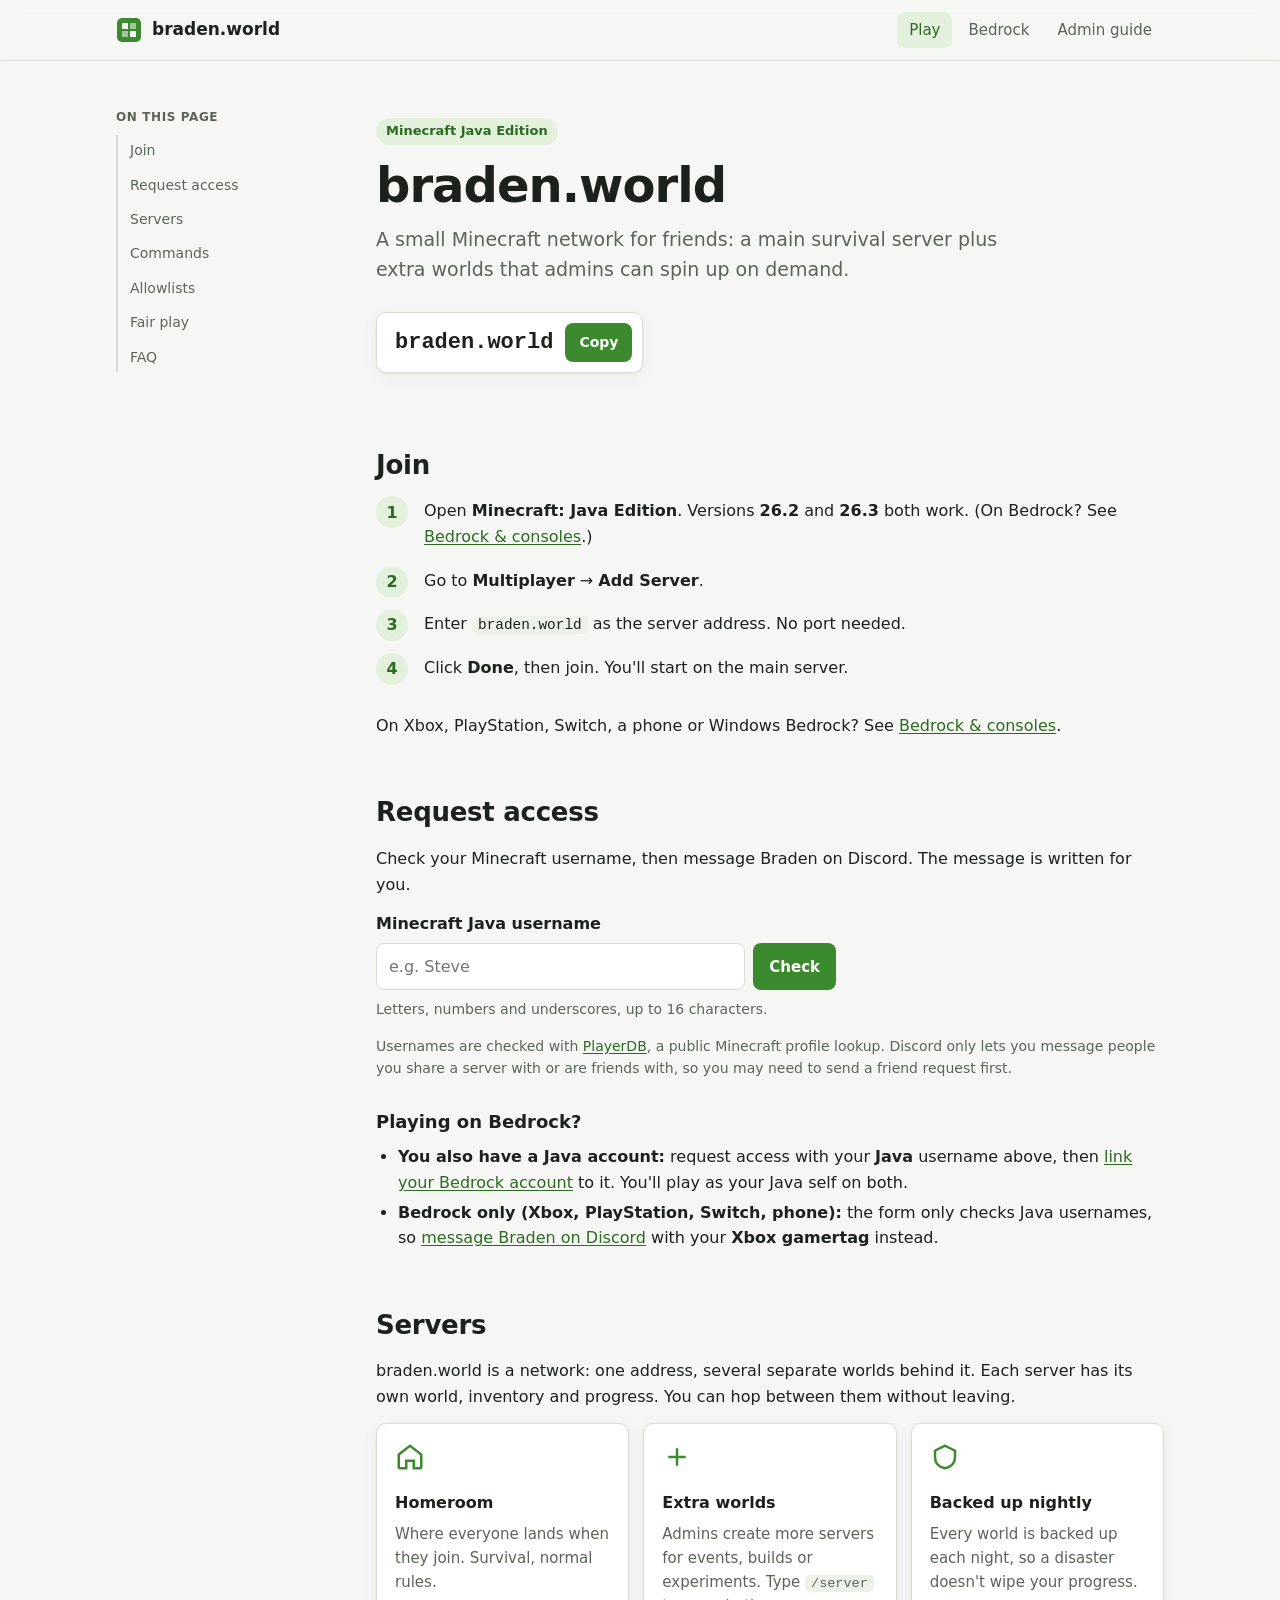
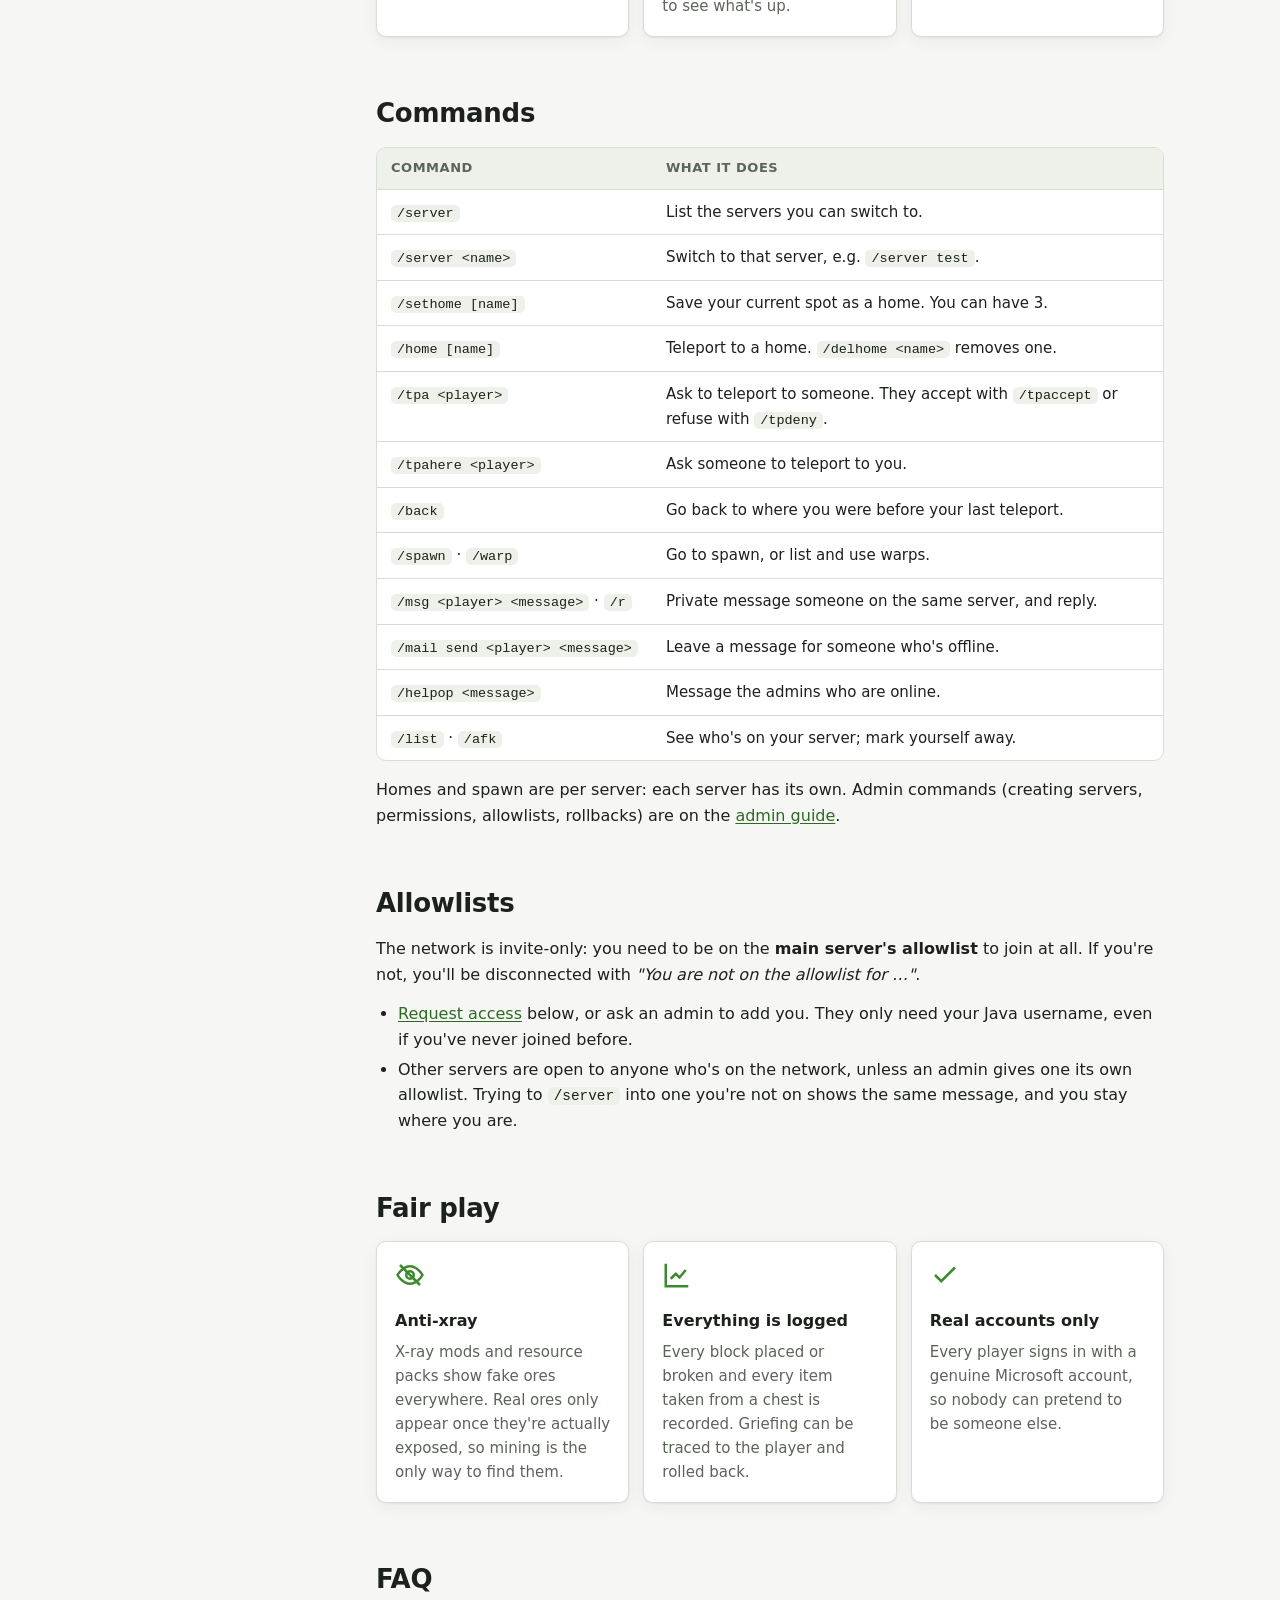
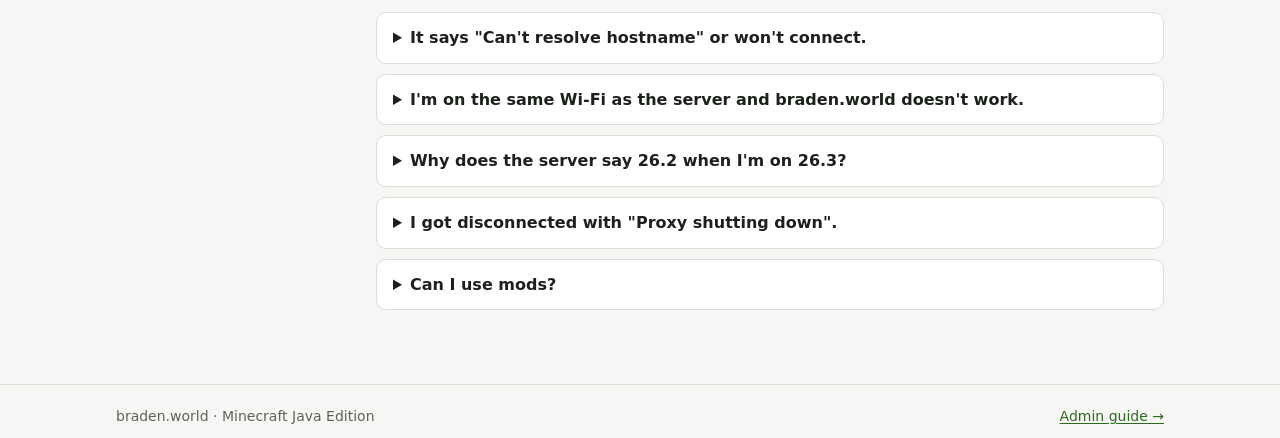
<file: index.html>
<!doctype html>
<html lang="en">
<head>
  <meta charset="utf-8">
  <meta name="viewport" content="width=device-width, initial-scale=1">
  <title>braden.world</title>
  <meta name="description" content="How to join and play on the braden.world Minecraft network.">
  <link rel="icon" href="favicon.svg" type="image/svg+xml">
  <link rel="stylesheet" href="style.css">
</head>
<body>
  <header class="site-header">
    <div class="inner">
      <a class="brand" href="./">
        <svg width="26" height="26" viewBox="0 0 26 26" aria-hidden="true"><rect x="1" y="1" width="24" height="24" rx="5" fill="var(--accent)"/><rect x="6" y="6" width="6" height="6" fill="var(--bg)"/><rect x="14" y="6" width="6" height="6" fill="var(--bg)" opacity=".55"/><rect x="6" y="14" width="6" height="6" fill="var(--bg)" opacity=".55"/><rect x="14" y="14" width="6" height="6" fill="var(--bg)"/></svg>
        <span>braden.world</span>
      </a>
      <nav class="site-nav" aria-label="Pages">
        <a href="./" aria-current="page">Play</a>
        <a href="bedrock.html">Bedrock</a>
        <a href="admin.html">Admin guide</a>
      </nav>
    </div>
  </header>

  <div class="page with-toc">
    <aside class="toc">
      <p>On this page</p>
      <ol>
        <li><a href="#join">Join</a></li>
        <li><a href="#request">Request access</a></li>
        <li><a href="#servers">Servers</a></li>
        <li><a href="#commands">Commands</a></li>
        <li><a href="#allowlists">Allowlists</a></li>
        <li><a href="#fair-play">Fair play</a></li>
        <li><a href="#faq">FAQ</a></li>
      </ol>
    </aside>

    <main>
      <div class="hero">
        <span class="eyebrow">Minecraft Java Edition</span>
        <h1>braden.world</h1>
        <p class="lead">A small Minecraft network for friends: a main survival server plus extra worlds that admins can spin up on demand.</p>
        <div class="address">
          <code id="server-address">braden.world</code>
          <button class="copy-btn" type="button" data-copy="server-address">Copy</button>
        </div>
      </div>

      <section id="join">
        <h2>Join</h2>
        <ol class="steps">
          <li>Open <strong>Minecraft: Java Edition</strong>. Versions <strong>26.2</strong> and <strong>26.3</strong> both work. (On Bedrock? See <a href="bedrock.html">Bedrock &amp; consoles</a>.)</li>
          <li>Go to <strong>Multiplayer</strong> → <strong>Add Server</strong>.</li>
          <li>Enter <code>braden.world</code> as the server address. No port needed.</li>
          <li>Click <strong>Done</strong>, then join. You'll start on the main server.</li>
        </ol>
        <p>On Xbox, PlayStation, Switch, a phone or Windows Bedrock? See <a href="bedrock.html">Bedrock &amp; consoles</a>.</p>
      </section>

      <section id="request">
        <h2>Request access</h2>
        <p>Check your Minecraft username, then message Braden on Discord. The message is written for you.</p>

        <form class="request-form" id="request-form" novalidate>
          <label for="mc-username">Minecraft Java username</label>
          <div class="field-row">
            <input id="mc-username" name="username" type="text" inputmode="text" autocomplete="off" autocapitalize="off" spellcheck="false" maxlength="16" placeholder="e.g. Steve" required>
            <button class="btn" type="submit" id="check-btn">Check</button>
          </div>
          <p class="field-hint" id="request-status" role="status" aria-live="polite">Letters, numbers and underscores, up to 16 characters.</p>
        </form>

        <div class="player-card" id="player-card" hidden>
          <img id="player-head" alt="" width="64" height="64">
          <div class="player-info">
            <strong id="player-name"></strong>
            <code id="player-uuid"></code>
          </div>
          <button class="btn" type="button" id="discord-btn">Copy message &amp; open Discord</button>
        </div>
        <div class="request-message" id="request-message" hidden>
          <p class="field-hint">Your message was copied. Paste it into the chat with Braden. If it didn't copy, copy it from here:</p>
          <textarea id="message-text" rows="4" readonly></textarea>
        </div>

        <p class="field-hint">Usernames are checked with <a href="https://playerdb.co" rel="noopener">PlayerDB</a>, a public Minecraft profile lookup. Discord only lets you message people you share a server with or are friends with, so you may need to send a friend request first.</p>

        <h3>Playing on Bedrock?</h3>
        <ul>
          <li><strong>You also have a Java account:</strong> request access with your <strong>Java</strong> username above, then <a href="bedrock.html#linking">link your Bedrock account</a> to it. You'll play as your Java self on both.</li>
          <li><strong>Bedrock only (Xbox, PlayStation, Switch, phone):</strong> the form only checks Java usernames, so <a href="https://discord.com/users/168184074207232001" rel="noopener">message Braden on Discord</a> with your <strong>Xbox gamertag</strong> instead.</li>
        </ul>
      </section>

      <section id="servers">
        <h2>Servers</h2>
        <p>braden.world is a network: one address, several separate worlds behind it. Each server has its own world, inventory and progress. You can hop between them without leaving.</p>
        <div class="cards">
          <div class="card">
            <svg class="icon" viewBox="0 0 24 24" fill="none" stroke="currentColor" stroke-width="2" aria-hidden="true"><path d="M3 10l9-7 9 7v10a1 1 0 0 1-1 1h-5v-6H9v6H4a1 1 0 0 1-1-1z"/></svg>
            <h3>Homeroom</h3>
            <p>Where everyone lands when they join. Survival, normal rules.</p>
          </div>
          <div class="card">
            <svg class="icon" viewBox="0 0 24 24" fill="none" stroke="currentColor" stroke-width="2" aria-hidden="true"><path d="M12 5v14M5 12h14"/></svg>
            <h3>Extra worlds</h3>
            <p>Admins create more servers for events, builds or experiments. Type <code>/server</code> to see what's up.</p>
          </div>
          <div class="card">
            <svg class="icon" viewBox="0 0 24 24" fill="none" stroke="currentColor" stroke-width="2" aria-hidden="true"><path d="M12 3l8 4v5c0 5-3.5 8-8 9-4.5-1-8-4-8-9V7z"/></svg>
            <h3>Backed up nightly</h3>
            <p>Every world is backed up each night, so a disaster doesn't wipe your progress.</p>
          </div>
        </div>
      </section>

      <section id="commands">
        <h2>Commands</h2>
        <div class="table-wrap">
          <table>
            <thead><tr><th>Command</th><th>What it does</th></tr></thead>
            <tbody>
              <tr><td><code>/server</code></td><td>List the servers you can switch to.</td></tr>
              <tr><td><code>/server &lt;name&gt;</code></td><td>Switch to that server, e.g. <code>/server test</code>.</td></tr>
              <tr><td><code>/sethome [name]</code></td><td>Save your current spot as a home. You can have 3.</td></tr>
              <tr><td><code>/home [name]</code></td><td>Teleport to a home. <code>/delhome &lt;name&gt;</code> removes one.</td></tr>
              <tr><td><code>/tpa &lt;player&gt;</code></td><td>Ask to teleport to someone. They accept with <code>/tpaccept</code> or refuse with <code>/tpdeny</code>.</td></tr>
              <tr><td><code>/tpahere &lt;player&gt;</code></td><td>Ask someone to teleport to you.</td></tr>
              <tr><td><code>/back</code></td><td>Go back to where you were before your last teleport.</td></tr>
              <tr><td><code>/spawn</code> · <code>/warp</code></td><td>Go to spawn, or list and use warps.</td></tr>
              <tr><td><code>/msg &lt;player&gt; &lt;message&gt;</code> · <code>/r</code></td><td>Private message someone on the same server, and reply.</td></tr>
              <tr><td><code>/mail send &lt;player&gt; &lt;message&gt;</code></td><td>Leave a message for someone who's offline.</td></tr>
              <tr><td><code>/helpop &lt;message&gt;</code></td><td>Message the admins who are online.</td></tr>
              <tr><td><code>/list</code> · <code>/afk</code></td><td>See who's on your server; mark yourself away.</td></tr>
            </tbody>
          </table>
        </div>
        <p>Homes and spawn are per server: each server has its own. Admin commands (creating servers, permissions, allowlists, rollbacks) are on the <a href="admin.html">admin guide</a>.</p>
      </section>

      <section id="allowlists">
        <h2>Allowlists</h2>
        <p>The network is invite-only: you need to be on the <strong>main server's allowlist</strong> to join at all. If you're not, you'll be disconnected with <em>"You are not on the allowlist for …"</em>.</p>
        <ul>
          <li><a href="#request">Request access</a> below, or ask an admin to add you. They only need your Java username, even if you've never joined before.</li>
          <li>Other servers are open to anyone who's on the network, unless an admin gives one its own allowlist. Trying to <code>/server</code> into one you're not on shows the same message, and you stay where you are.</li>
        </ul>
      </section>

      <section id="fair-play">
        <h2>Fair play</h2>
        <div class="cards">
          <div class="card">
            <svg class="icon" viewBox="0 0 24 24" fill="none" stroke="currentColor" stroke-width="2" aria-hidden="true"><circle cx="12" cy="12" r="3"/><path d="M2 12s4-7 10-7 10 7 10 7-4 7-10 7S2 12 2 12z"/><path d="M4 4l16 16"/></svg>
            <h3>Anti-xray</h3>
            <p>X-ray mods and resource packs show fake ores everywhere. Real ores only appear once they're actually exposed, so mining is the only way to find them.</p>
          </div>
          <div class="card">
            <svg class="icon" viewBox="0 0 24 24" fill="none" stroke="currentColor" stroke-width="2" aria-hidden="true"><path d="M3 3v18h18"/><path d="M7 15l4-4 3 3 5-6"/></svg>
            <h3>Everything is logged</h3>
            <p>Every block placed or broken and every item taken from a chest is recorded. Griefing can be traced to the player and rolled back.</p>
          </div>
          <div class="card">
            <svg class="icon" viewBox="0 0 24 24" fill="none" stroke="currentColor" stroke-width="2" aria-hidden="true"><path d="M20 6L9 17l-5-5"/></svg>
            <h3>Real accounts only</h3>
            <p>Every player signs in with a genuine Microsoft account, so nobody can pretend to be someone else.</p>
          </div>
        </div>
      </section>

      <section id="faq">
        <h2>FAQ</h2>
        <details>
          <summary>It says "Can't resolve hostname" or won't connect.</summary>
          <p>Double-check the address is exactly <code>braden.world</code>. If it still fails, the network may be restarting for an update; try again in a minute.</p>
        </details>
        <details>
          <summary>I'm on the same Wi-Fi as the server and braden.world doesn't work.</summary>
          <p>Some home routers can't connect to their own public address from inside the network. Ask the host for the local address to use instead.</p>
        </details>
        <details>
          <summary>Why does the server say 26.2 when I'm on 26.3?</summary>
          <p>The servers run 26.2 for plugin compatibility, and a translation layer lets newer clients join. Play normally; you won't notice a difference.</p>
        </details>
        <details>
          <summary>I got disconnected with "Proxy shutting down".</summary>
          <p>The network is being updated. It's usually back within 30 seconds, and nothing is lost: worlds are saved before every restart.</p>
        </details>
        <details>
          <summary>Can I use mods?</summary>
          <p>Performance and visual mods like Sodium or shaders work fine. Cheats aren't welcome, and anti-xray makes ore finders useless anyway.</p>
        </details>
      </section>
    </main>
  </div>

  <footer class="site-footer">
    <div class="inner">
      <span>braden.world · Minecraft Java Edition</span>
      <a href="admin.html">Admin guide →</a>
    </div>
  </footer>

  <script>
    // Request access: validate the username with PlayerDB (Mojang's API doesn't allow browser
    // requests), then copy a ready-made DM and open Braden's Discord profile
    const DISCORD_USER_ID = "168184074207232001";
    const form = document.getElementById("request-form");
    const input = document.getElementById("mc-username");
    const status = document.getElementById("request-status");
    const checkButton = document.getElementById("check-btn");
    const card = document.getElementById("player-card");
    const messageBox = document.getElementById("request-message");
    const messageText = document.getElementById("message-text");
    let player = null;

    function setStatus(text, isError) {
      status.textContent = text;
      status.classList.toggle("error", Boolean(isError));
    }

    form.addEventListener("submit", async (event) => {
      event.preventDefault();
      const name = input.value.trim();
      card.hidden = true;
      messageBox.hidden = true;
      player = null;
      if (!/^[A-Za-z0-9_]{1,16}$/.test(name)) {
        setStatus("That isn't a valid Java username: use letters, numbers and underscores, up to 16 characters.", true);
        return;
      }
      checkButton.disabled = true;
      setStatus("Checking…");
      try {
        const response = await fetch("https://playerdb.co/api/player/minecraft/" + encodeURIComponent(name));
        const body = await response.json().catch(() => null);
        if (!response.ok || !body || !body.success) {
          setStatus("No Minecraft Java account is called “" + name + "”. Check the spelling.", true);
          return;
        }
        player = { name: body.data.player.username, uuid: body.data.player.id };
        document.getElementById("player-head").src = "https://crafthead.net/avatar/" + player.uuid + "/64";
        document.getElementById("player-head").alt = player.name + "'s skin";
        document.getElementById("player-name").textContent = player.name;
        document.getElementById("player-uuid").textContent = player.uuid;
        card.hidden = false;
        setStatus("Found it. Is this you?");
      } catch {
        setStatus("Couldn't reach the username lookup. Try again in a moment.", true);
      } finally {
        checkButton.disabled = false;
      }
    });

    document.getElementById("discord-btn").addEventListener("click", async () => {
      if (!player) return;
      const message =
        "Hi Braden! I'd like to join braden.world.\n" +
        "Minecraft username: " + player.name + " (" + player.uuid + ")\n" +
        "To add me: /omni allowlist homeroom add " + player.name;
      messageText.value = message;
      messageBox.hidden = false;
      try {
        await navigator.clipboard.writeText(message);
      } catch {
        messageText.select();
      }
      window.open("https://discord.com/users/" + DISCORD_USER_ID, "_blank", "noopener");
    });

    document.querySelectorAll("[data-copy]").forEach((button) => {
      button.addEventListener("click", async () => {
        const text = document.getElementById(button.dataset.copy).textContent.trim();
        try {
          await navigator.clipboard.writeText(text);
          button.textContent = "Copied";
        } catch {
          button.textContent = "Select & copy";
        }
        setTimeout(() => (button.textContent = "Copy"), 1600);
      });
    });
  </script>
</body>
</html>
</file>
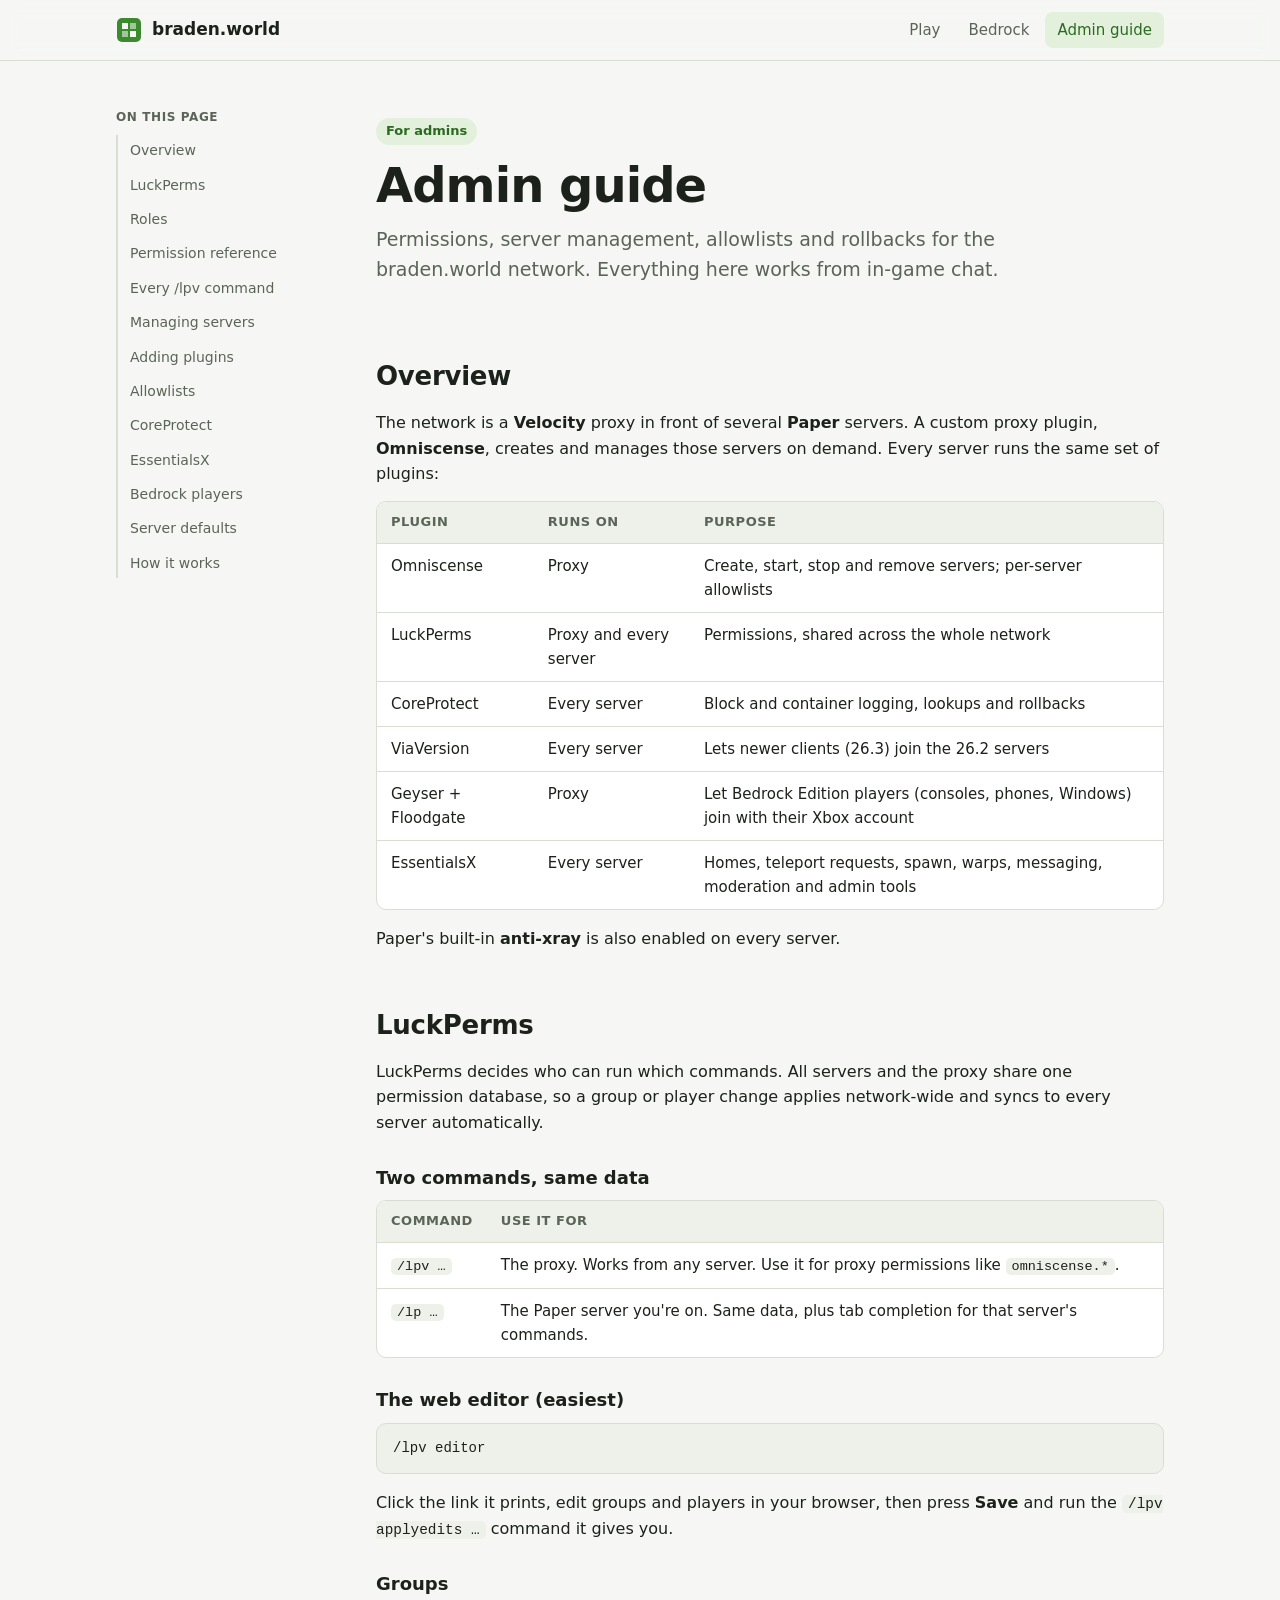
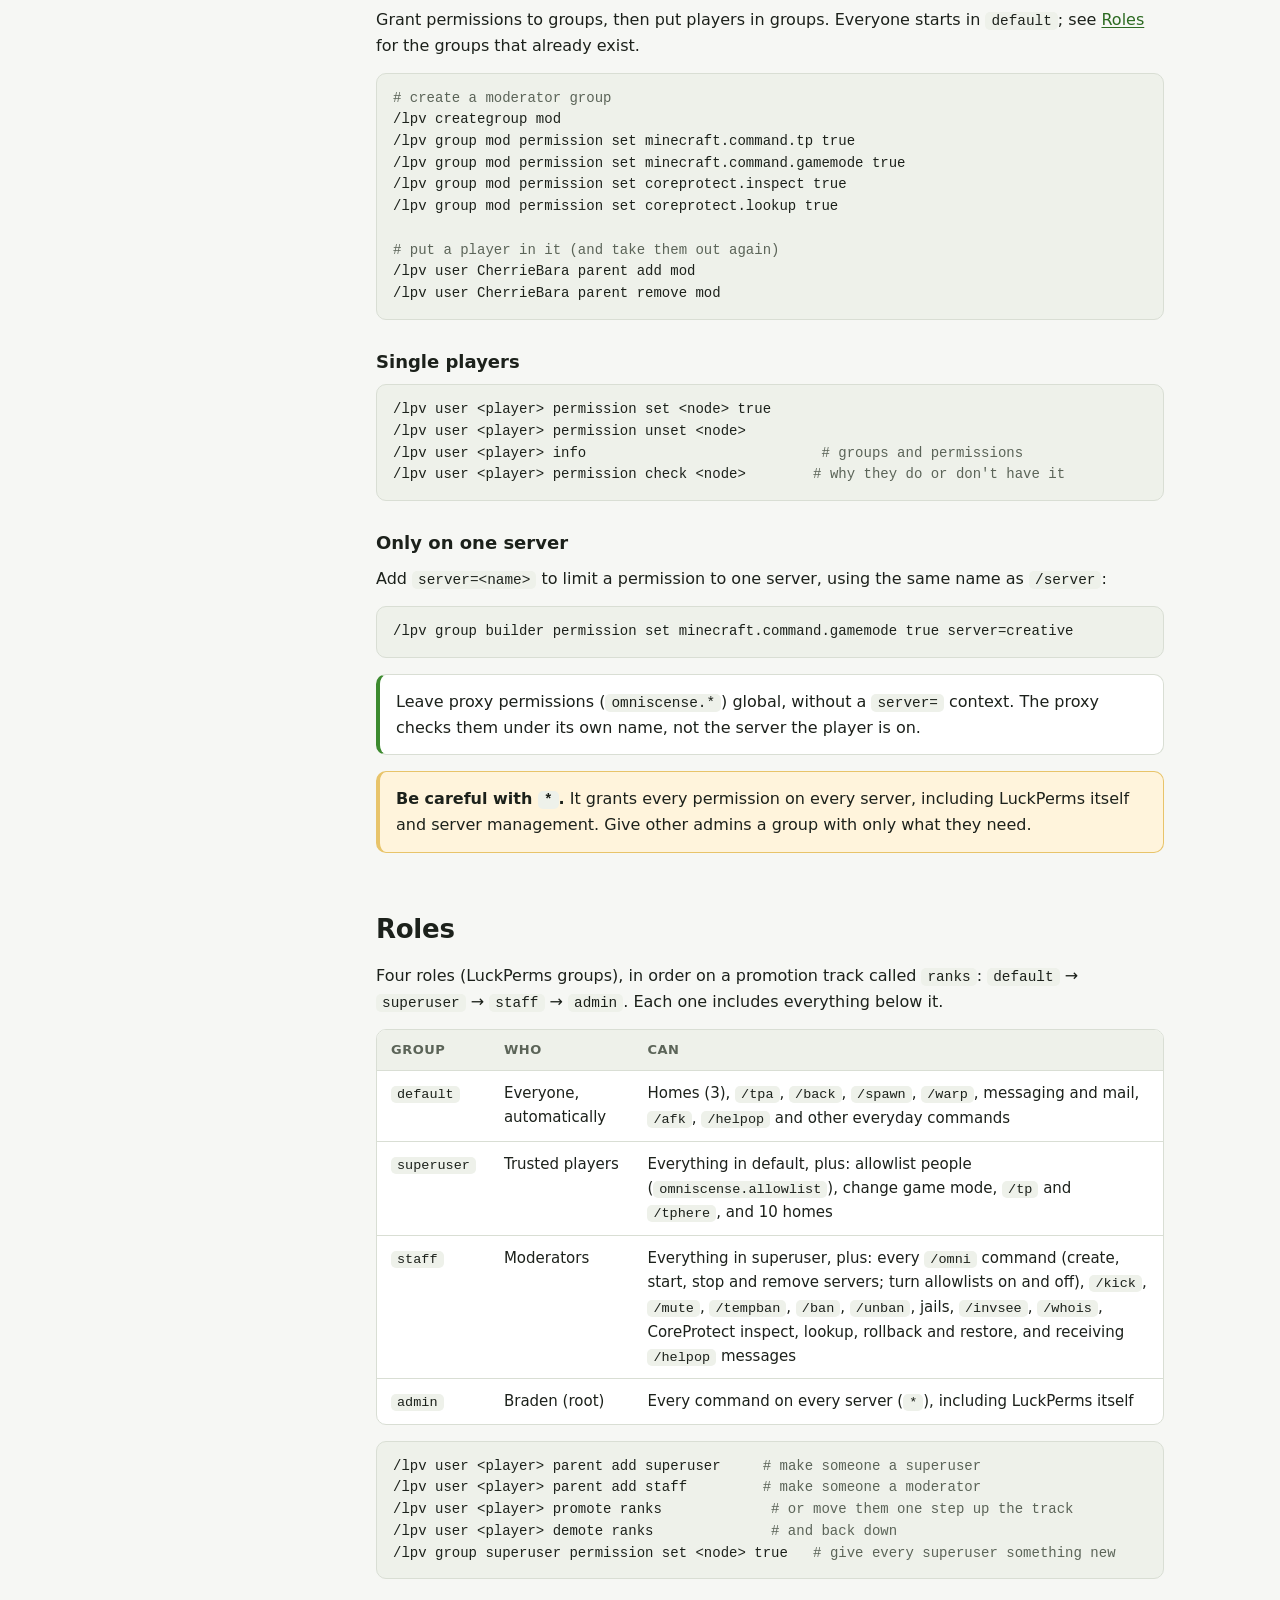
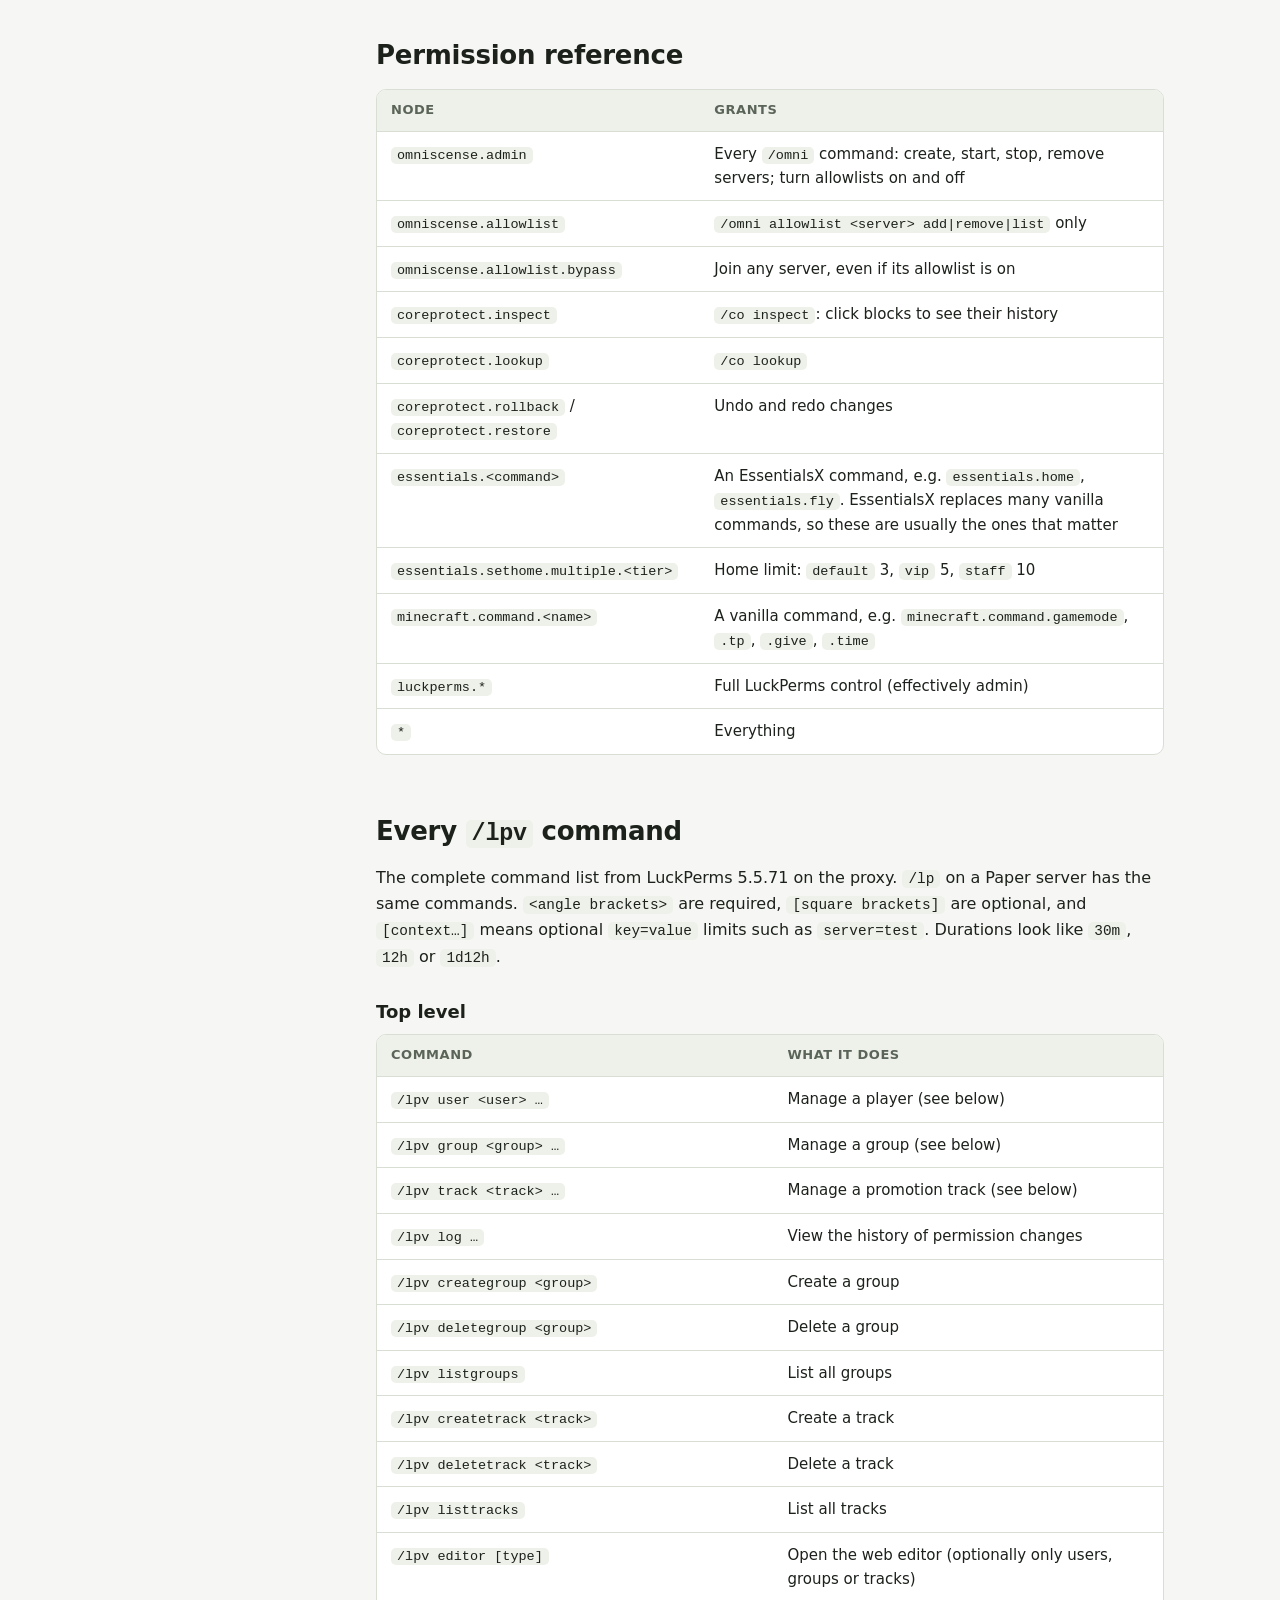
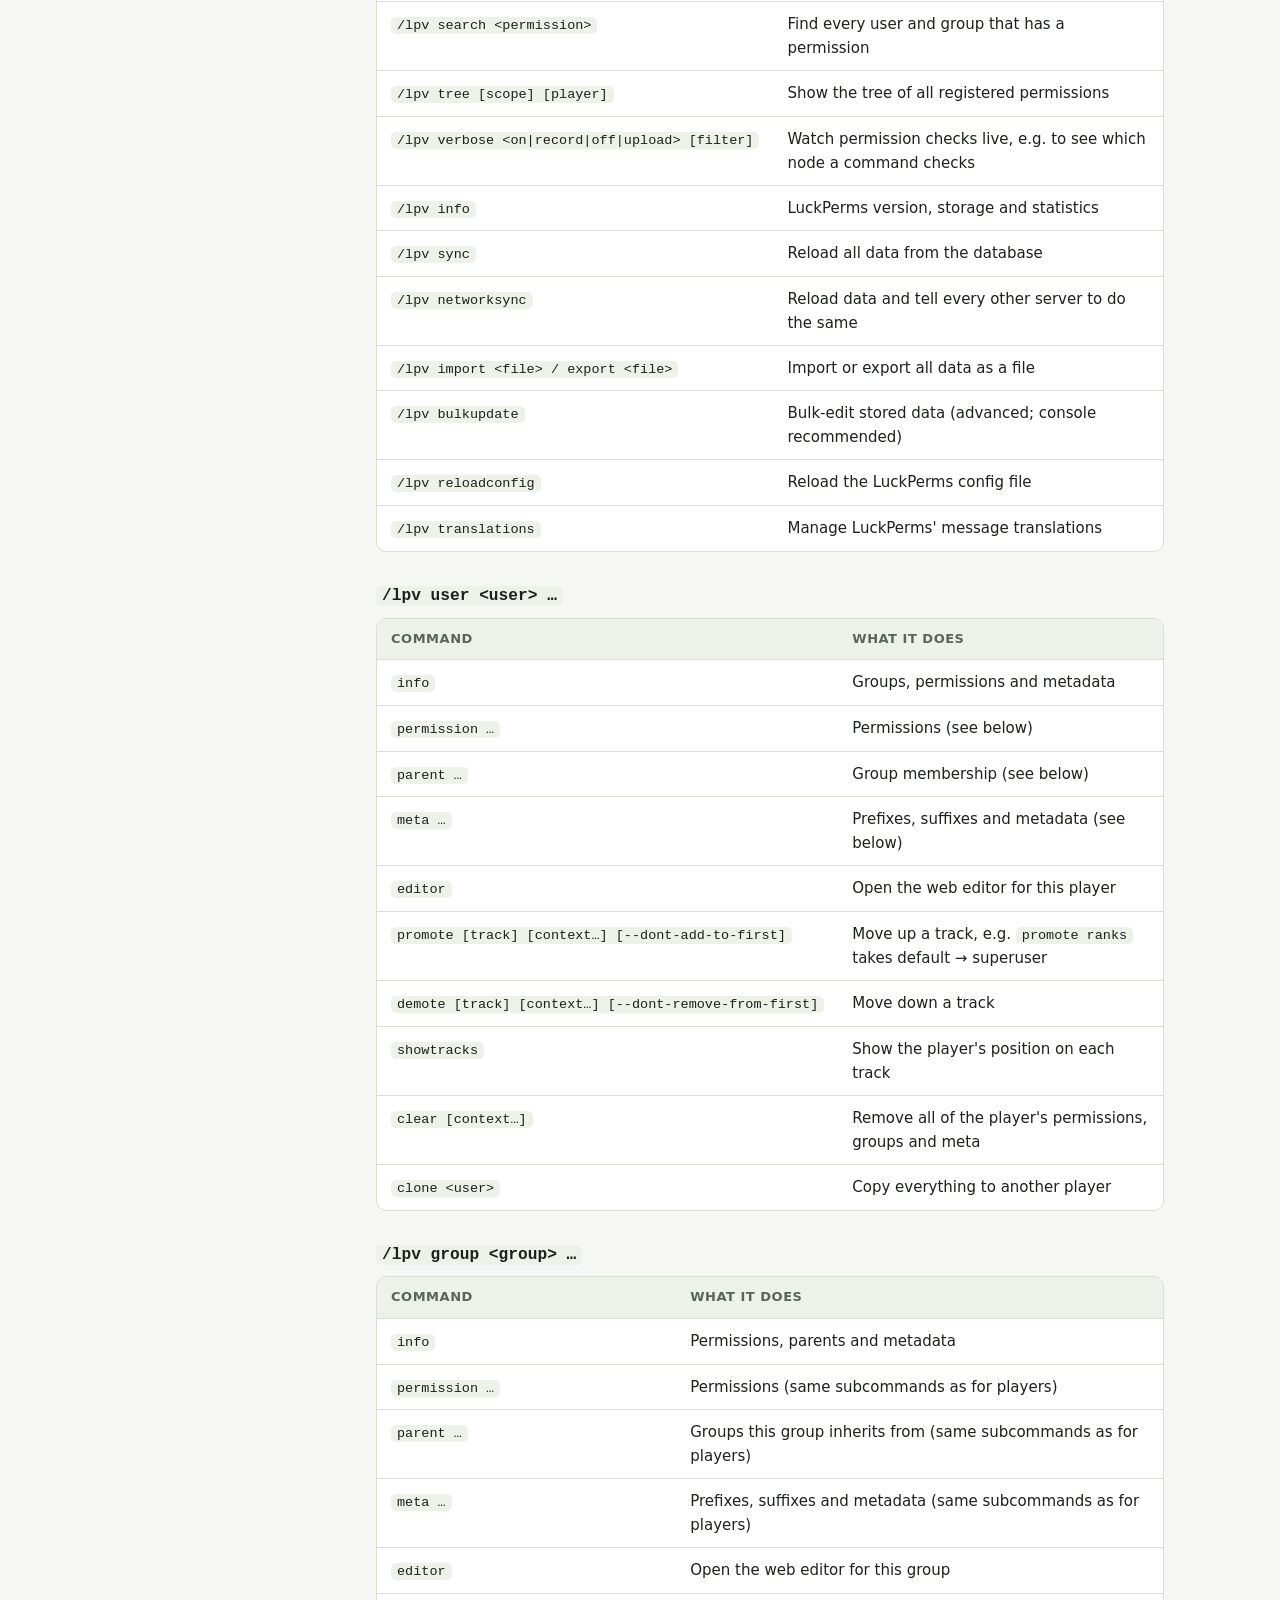
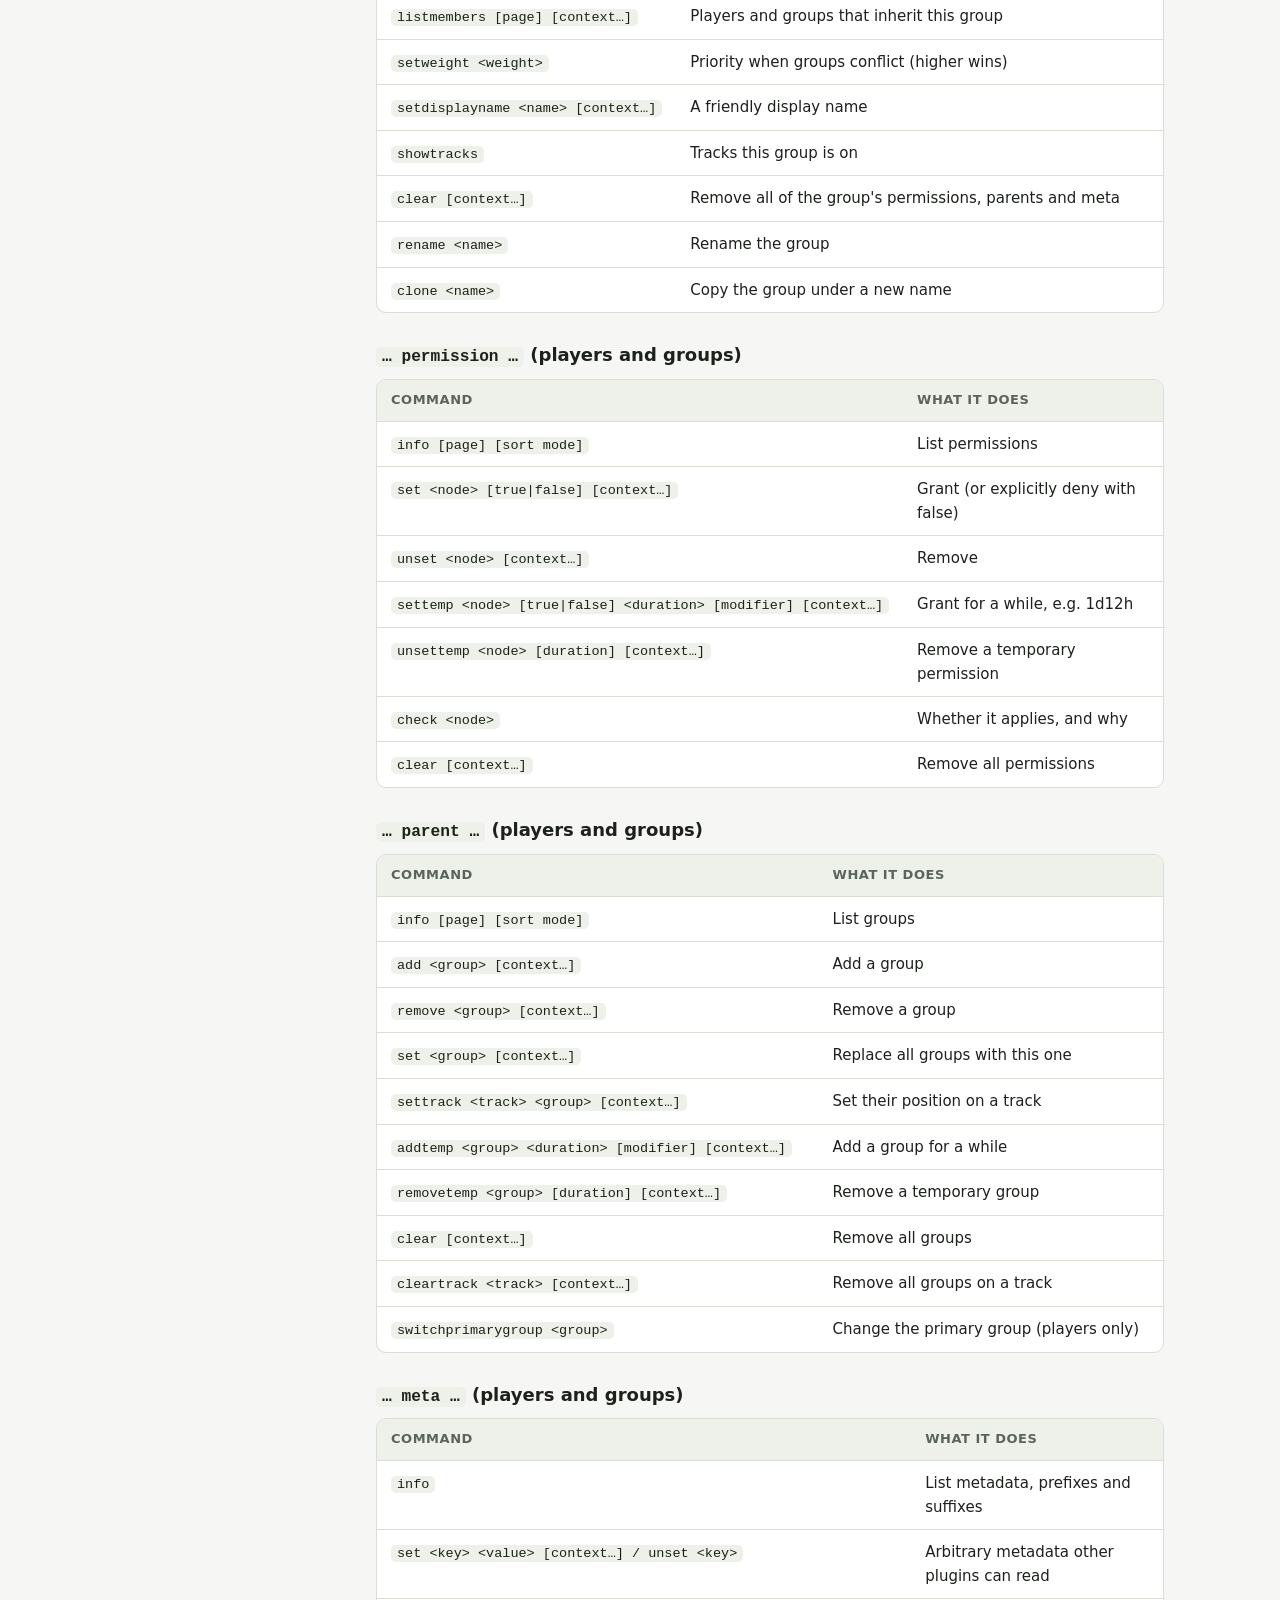
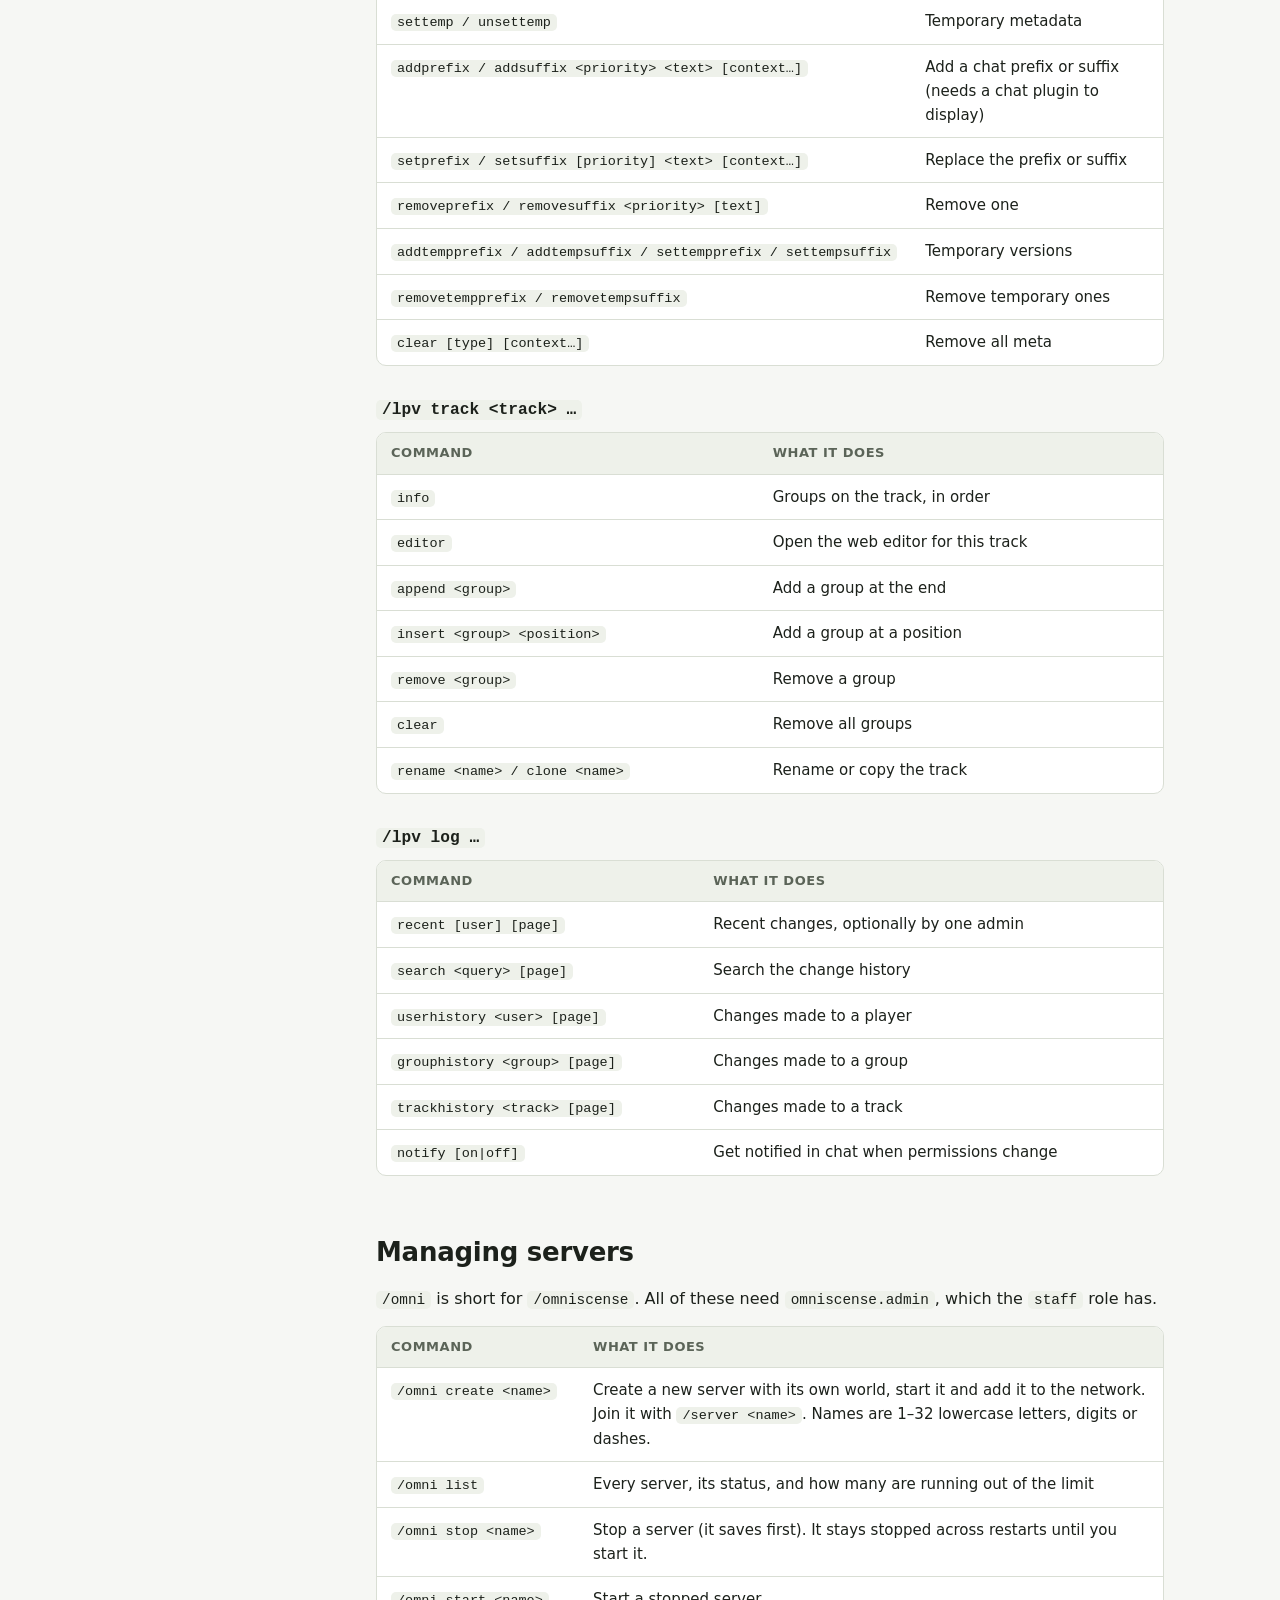
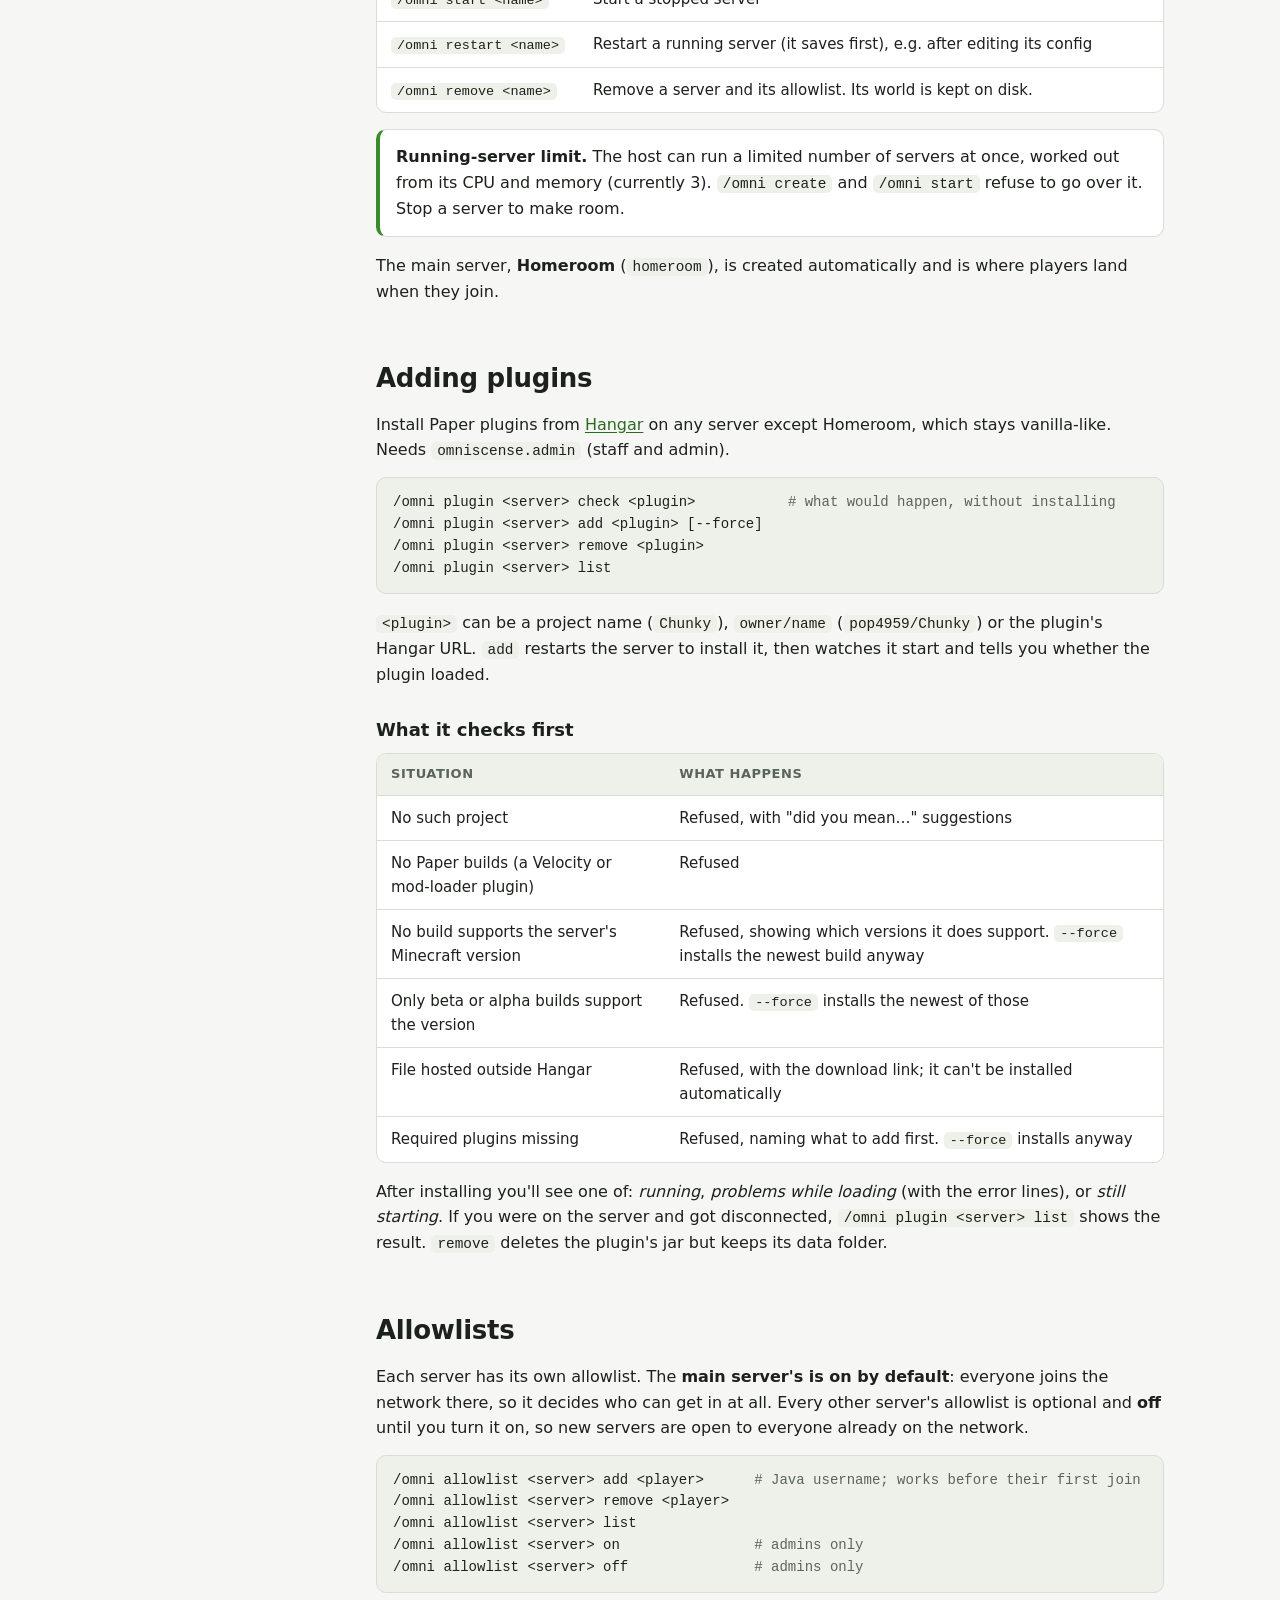
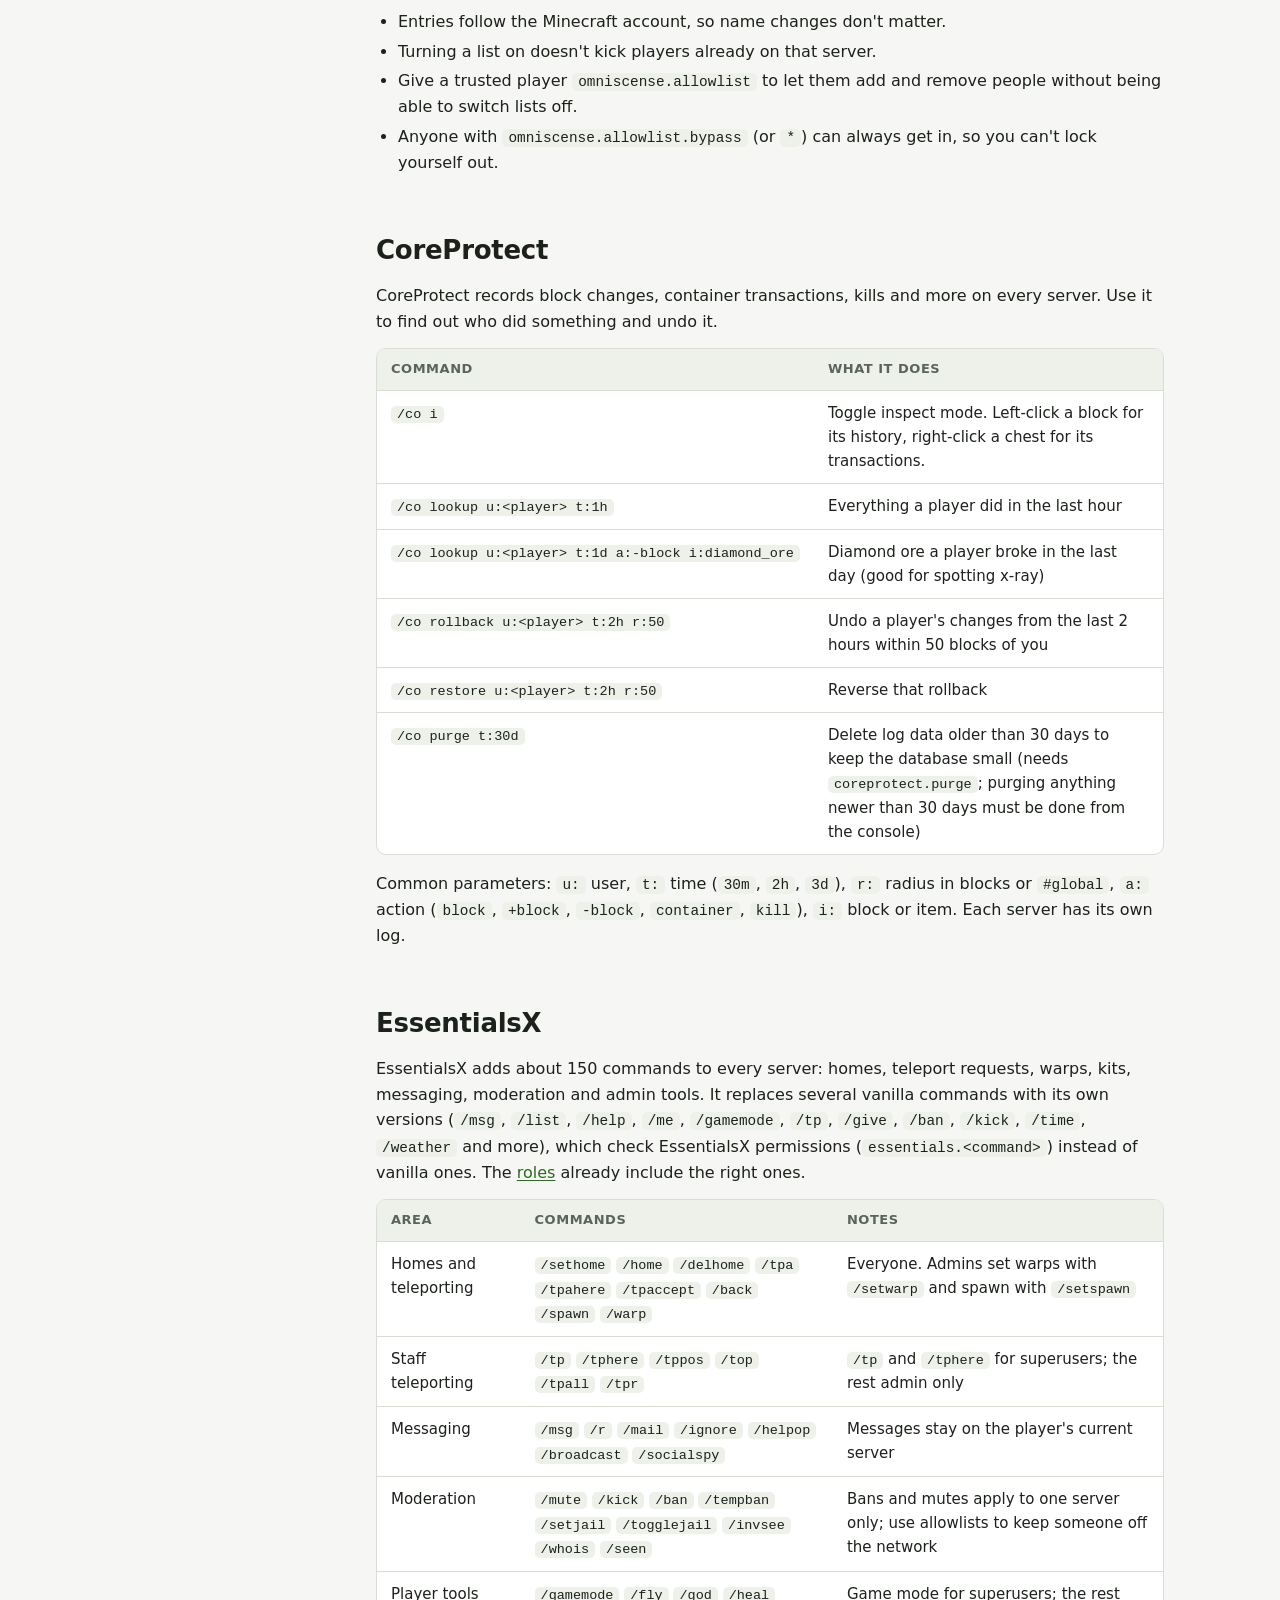
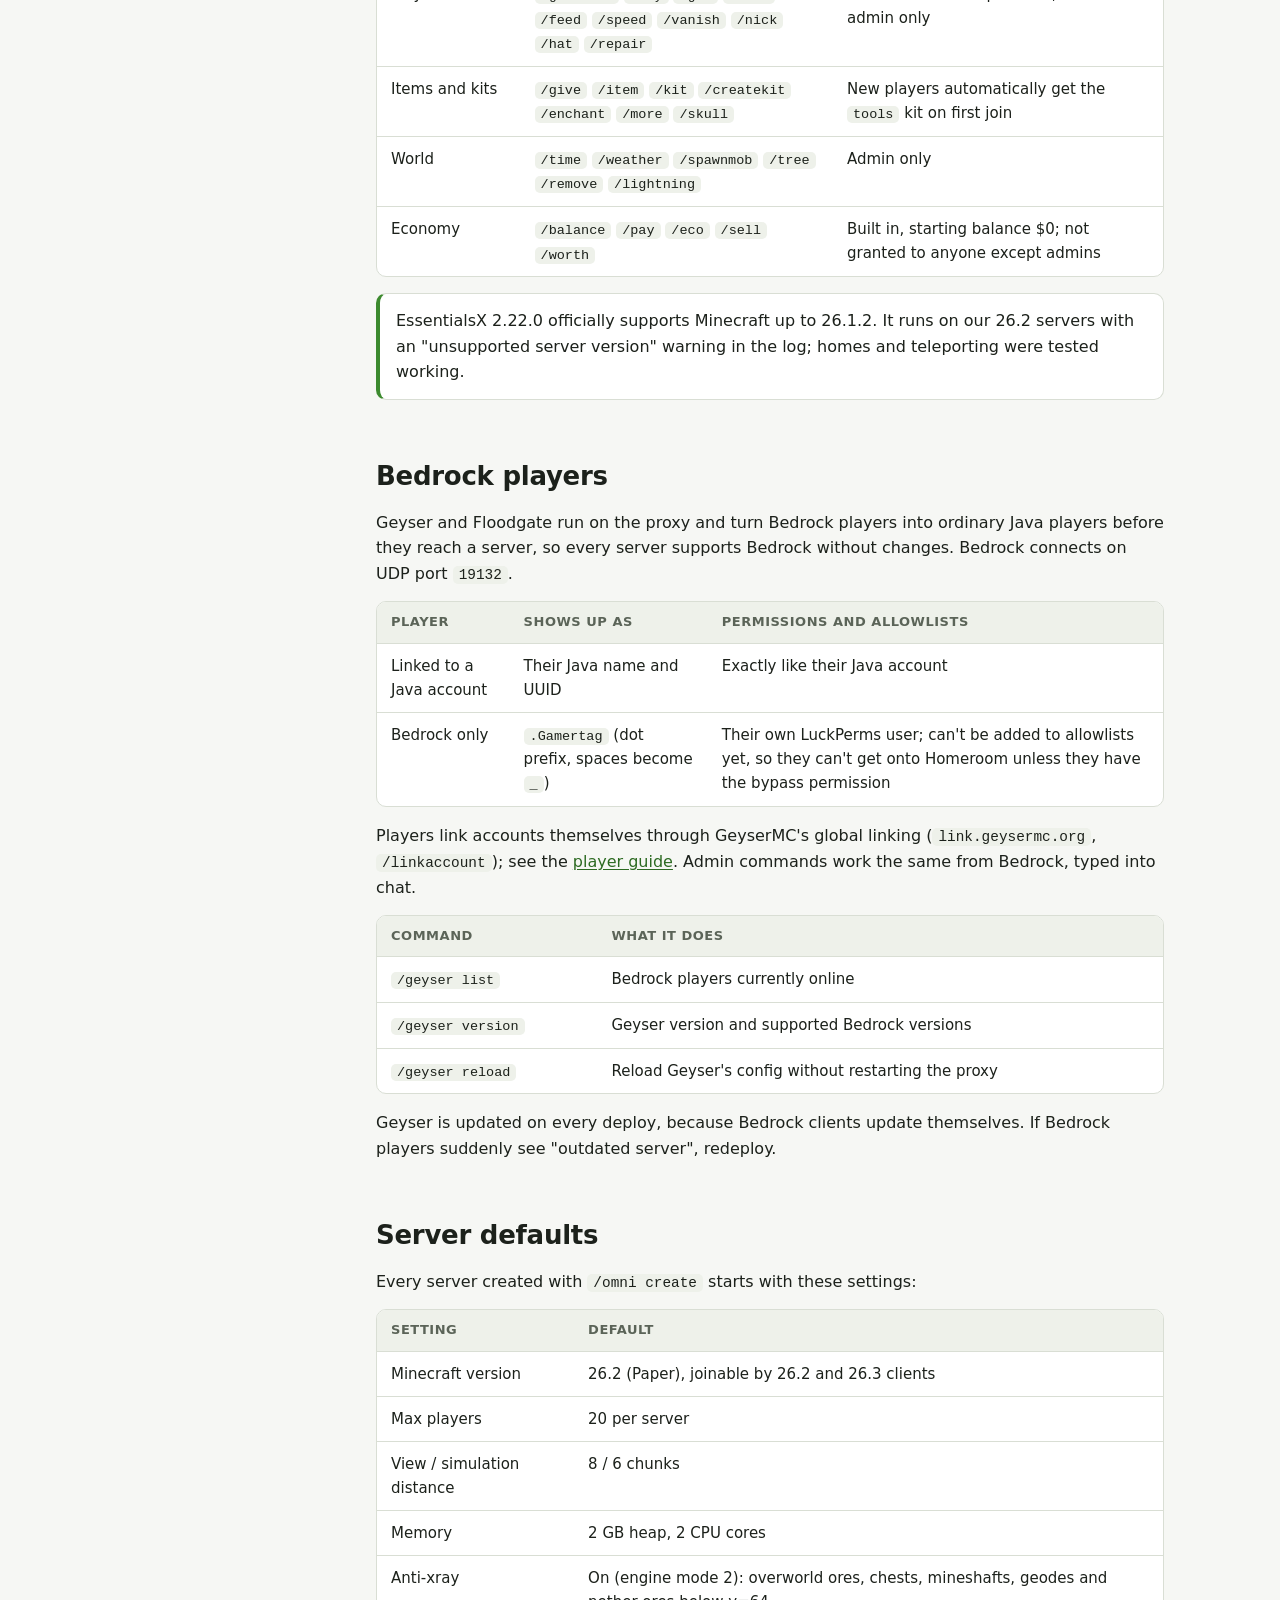
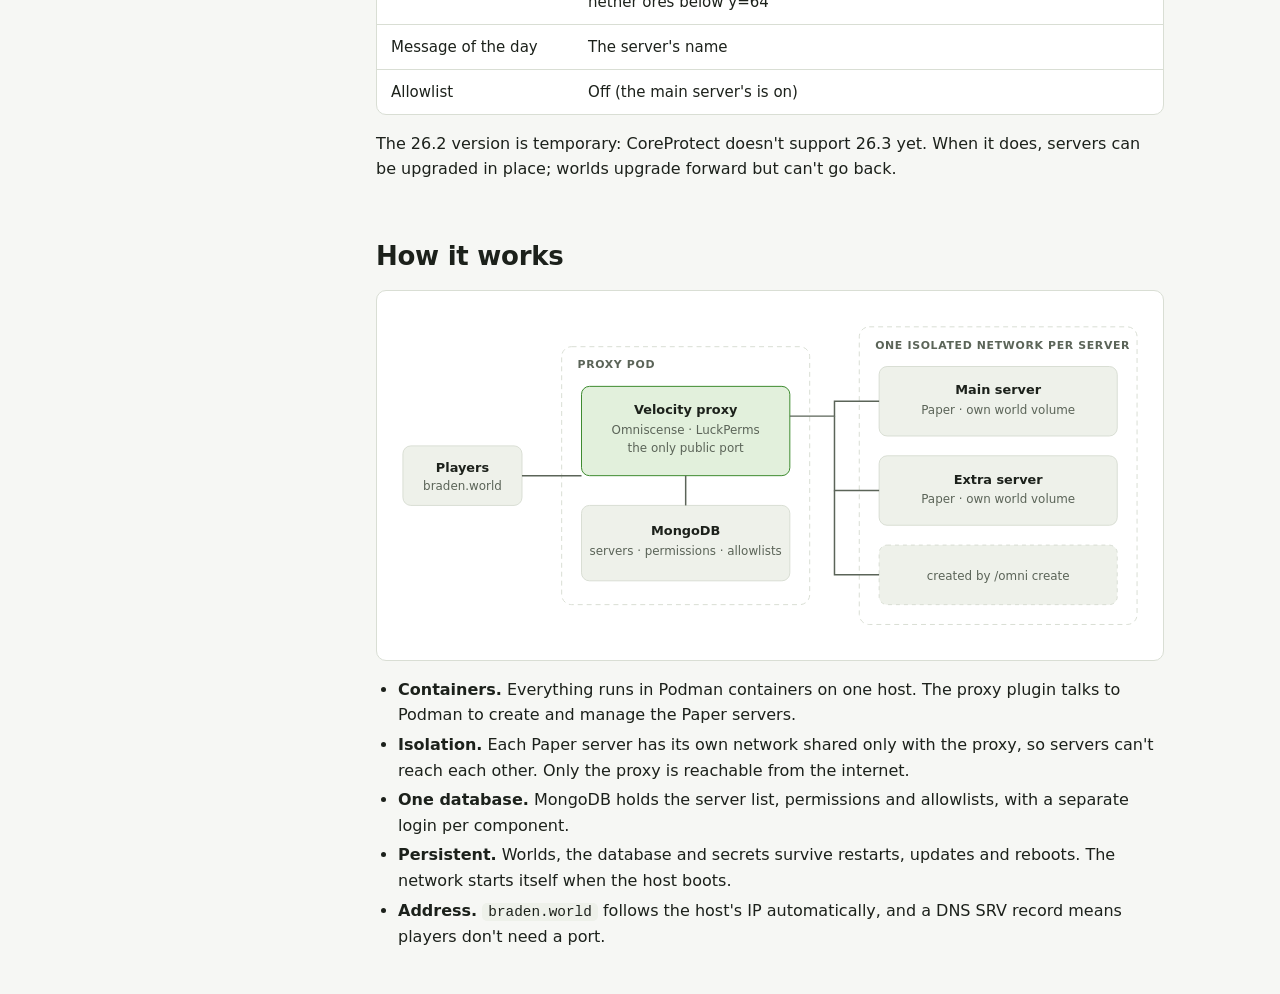
<file: admin.html>
<!doctype html>
<html lang="en">
<head>
  <meta charset="utf-8">
  <meta name="viewport" content="width=device-width, initial-scale=1">
  <title>Admin Guide · braden.world</title>
  <meta name="description" content="Running the braden.world network: LuckPerms, server management, allowlists and CoreProtect.">
  <link rel="icon" href="favicon.svg" type="image/svg+xml">
  <link rel="stylesheet" href="style.css">
</head>
<body>
  <header class="site-header">
    <div class="inner">
      <a class="brand" href="./">
        <svg width="26" height="26" viewBox="0 0 26 26" aria-hidden="true"><rect x="1" y="1" width="24" height="24" rx="5" fill="var(--accent)"/><rect x="6" y="6" width="6" height="6" fill="var(--bg)"/><rect x="14" y="6" width="6" height="6" fill="var(--bg)" opacity=".55"/><rect x="6" y="14" width="6" height="6" fill="var(--bg)" opacity=".55"/><rect x="14" y="14" width="6" height="6" fill="var(--bg)"/></svg>
        <span>braden.world</span>
      </a>
      <nav class="site-nav" aria-label="Pages">
        <a href="./">Play</a>
        <a href="bedrock.html">Bedrock</a>
        <a href="admin.html" aria-current="page">Admin guide</a>
      </nav>
    </div>
  </header>

  <div class="page with-toc">
    <aside class="toc">
      <p>On this page</p>
      <ol>
        <li><a href="#overview">Overview</a></li>
        <li><a href="#luckperms">LuckPerms</a></li>
        <li><a href="#roles">Roles</a></li>
        <li><a href="#permissions">Permission reference</a></li>
        <li><a href="#lpv-reference">Every /lpv command</a></li>
        <li><a href="#servers">Managing servers</a></li>
        <li><a href="#plugins">Adding plugins</a></li>
        <li><a href="#allowlists">Allowlists</a></li>
        <li><a href="#coreprotect">CoreProtect</a></li>
        <li><a href="#essentials">EssentialsX</a></li>
        <li><a href="#bedrock-admin">Bedrock players</a></li>
        <li><a href="#defaults">Server defaults</a></li>
        <li><a href="#architecture">How it works</a></li>
      </ol>
    </aside>

    <main>
      <div class="hero">
        <span class="eyebrow">For admins</span>
        <h1>Admin guide</h1>
        <p class="lead">Permissions, server management, allowlists and rollbacks for the braden.world network. Everything here works from in-game chat.</p>
      </div>

      <section id="overview">
        <h2>Overview</h2>
        <p>The network is a <strong>Velocity</strong> proxy in front of several <strong>Paper</strong> servers. A custom proxy plugin, <strong>Omniscense</strong>, creates and manages those servers on demand. Every server runs the same set of plugins:</p>
        <div class="table-wrap">
          <table>
            <thead><tr><th>Plugin</th><th>Runs on</th><th>Purpose</th></tr></thead>
            <tbody>
              <tr><td>Omniscense</td><td>Proxy</td><td>Create, start, stop and remove servers; per-server allowlists</td></tr>
              <tr><td>LuckPerms</td><td>Proxy and every server</td><td>Permissions, shared across the whole network</td></tr>
              <tr><td>CoreProtect</td><td>Every server</td><td>Block and container logging, lookups and rollbacks</td></tr>
              <tr><td>ViaVersion</td><td>Every server</td><td>Lets newer clients (26.3) join the 26.2 servers</td></tr>
              <tr><td>Geyser + Floodgate</td><td>Proxy</td><td>Let Bedrock Edition players (consoles, phones, Windows) join with their Xbox account</td></tr>
              <tr><td>EssentialsX</td><td>Every server</td><td>Homes, teleport requests, spawn, warps, messaging, moderation and admin tools</td></tr>
            </tbody>
          </table>
        </div>
        <p>Paper's built-in <strong>anti-xray</strong> is also enabled on every server.</p>
      </section>

      <section id="luckperms">
        <h2>LuckPerms</h2>
        <p>LuckPerms decides who can run which commands. All servers and the proxy share one permission database, so a group or player change applies network-wide and syncs to every server automatically.</p>

        <h3>Two commands, same data</h3>
        <div class="table-wrap">
          <table>
            <thead><tr><th>Command</th><th>Use it for</th></tr></thead>
            <tbody>
              <tr><td><code>/lpv …</code></td><td>The proxy. Works from any server. Use it for proxy permissions like <code>omniscense.*</code>.</td></tr>
              <tr><td><code>/lp …</code></td><td>The Paper server you're on. Same data, plus tab completion for that server's commands.</td></tr>
            </tbody>
          </table>
        </div>

        <h3>The web editor (easiest)</h3>
        <pre><code>/lpv editor</code></pre>
        <p>Click the link it prints, edit groups and players in your browser, then press <strong>Save</strong> and run the <code>/lpv applyedits …</code> command it gives you.</p>

        <h3>Groups</h3>
        <p>Grant permissions to groups, then put players in groups. Everyone starts in <code>default</code>; see <a href="#roles">Roles</a> for the groups that already exist.</p>
        <pre><code><span class="c"># create a moderator group</span>
/lpv creategroup mod
/lpv group mod permission set minecraft.command.tp true
/lpv group mod permission set minecraft.command.gamemode true
/lpv group mod permission set coreprotect.inspect true
/lpv group mod permission set coreprotect.lookup true

<span class="c"># put a player in it (and take them out again)</span>
/lpv user CherrieBara parent add mod
/lpv user CherrieBara parent remove mod</code></pre>

        <h3>Single players</h3>
        <pre><code>/lpv user &lt;player&gt; permission set &lt;node&gt; true
/lpv user &lt;player&gt; permission unset &lt;node&gt;
/lpv user &lt;player&gt; info                            <span class="c"># groups and permissions</span>
/lpv user &lt;player&gt; permission check &lt;node&gt;        <span class="c"># why they do or don't have it</span></code></pre>

        <h3>Only on one server</h3>
        <p>Add <code>server=&lt;name&gt;</code> to limit a permission to one server, using the same name as <code>/server</code>:</p>
        <pre><code>/lpv group builder permission set minecraft.command.gamemode true server=creative</code></pre>
        <div class="note">
          <p>Leave proxy permissions (<code>omniscense.*</code>) global, without a <code>server=</code> context. The proxy checks them under its own name, not the server the player is on.</p>
        </div>

        <div class="warn">
          <p><strong>Be careful with <code>*</code>.</strong> It grants every permission on every server, including LuckPerms itself and server management. Give other admins a group with only what they need.</p>
        </div>
      </section>

      <section id="roles">
        <h2>Roles</h2>
        <p>Four roles (LuckPerms groups), in order on a promotion track called <code>ranks</code>: <code>default</code> → <code>superuser</code> → <code>staff</code> → <code>admin</code>. Each one includes everything below it.</p>
        <div class="table-wrap">
          <table>
            <thead><tr><th>Group</th><th>Who</th><th>Can</th></tr></thead>
            <tbody>
              <tr><td><code>default</code></td><td>Everyone, automatically</td><td>Homes (3), <code>/tpa</code>, <code>/back</code>, <code>/spawn</code>, <code>/warp</code>, messaging and mail, <code>/afk</code>, <code>/helpop</code> and other everyday commands</td></tr>
              <tr><td><code>superuser</code></td><td>Trusted players</td><td>Everything in default, plus: allowlist people (<code>omniscense.allowlist</code>), change game mode, <code>/tp</code> and <code>/tphere</code>, and 10 homes</td></tr>
              <tr><td><code>staff</code></td><td>Moderators</td><td>Everything in superuser, plus: every <code>/omni</code> command (create, start, stop and remove servers; turn allowlists on and off), <code>/kick</code>, <code>/mute</code>, <code>/tempban</code>, <code>/ban</code>, <code>/unban</code>, jails, <code>/invsee</code>, <code>/whois</code>, CoreProtect inspect, lookup, rollback and restore, and receiving <code>/helpop</code> messages</td></tr>
              <tr><td><code>admin</code></td><td>Braden (root)</td><td>Every command on every server (<code>*</code>), including LuckPerms itself</td></tr>
            </tbody>
          </table>
        </div>
        <pre><code>/lpv user &lt;player&gt; parent add superuser     <span class="c"># make someone a superuser</span>
/lpv user &lt;player&gt; parent add staff         <span class="c"># make someone a moderator</span>
/lpv user &lt;player&gt; promote ranks             <span class="c"># or move them one step up the track</span>
/lpv user &lt;player&gt; demote ranks              <span class="c"># and back down</span>
/lpv group superuser permission set &lt;node&gt; true   <span class="c"># give every superuser something new</span></code></pre>
      </section>

      <section id="permissions">
        <h2>Permission reference</h2>
        <div class="table-wrap">
          <table>
            <thead><tr><th>Node</th><th>Grants</th></tr></thead>
            <tbody>
              <tr><td><code>omniscense.admin</code></td><td>Every <code>/omni</code> command: create, start, stop, remove servers; turn allowlists on and off</td></tr>
              <tr><td><code>omniscense.allowlist</code></td><td><code>/omni allowlist &lt;server&gt; add|remove|list</code> only</td></tr>
              <tr><td><code>omniscense.allowlist.bypass</code></td><td>Join any server, even if its allowlist is on</td></tr>
              <tr><td><code>coreprotect.inspect</code></td><td><code>/co inspect</code>: click blocks to see their history</td></tr>
              <tr><td><code>coreprotect.lookup</code></td><td><code>/co lookup</code></td></tr>
              <tr><td><code>coreprotect.rollback</code> / <code>coreprotect.restore</code></td><td>Undo and redo changes</td></tr>
              <tr><td><code>essentials.&lt;command&gt;</code></td><td>An EssentialsX command, e.g. <code>essentials.home</code>, <code>essentials.fly</code>. EssentialsX replaces many vanilla commands, so these are usually the ones that matter</td></tr>
              <tr><td><code>essentials.sethome.multiple.&lt;tier&gt;</code></td><td>Home limit: <code>default</code> 3, <code>vip</code> 5, <code>staff</code> 10</td></tr>
              <tr><td><code>minecraft.command.&lt;name&gt;</code></td><td>A vanilla command, e.g. <code>minecraft.command.gamemode</code>, <code>.tp</code>, <code>.give</code>, <code>.time</code></td></tr>
              <tr><td><code>luckperms.*</code></td><td>Full LuckPerms control (effectively admin)</td></tr>
              <tr><td><code>*</code></td><td>Everything</td></tr>
            </tbody>
          </table>
        </div>
      </section>

      <section id="lpv-reference">
        <h2>Every <code>/lpv</code> command</h2>
        <p>The complete command list from LuckPerms 5.5.71 on the proxy. <code>/lp</code> on a Paper server has the same commands. <code>&lt;angle brackets&gt;</code> are required, <code>[square brackets]</code> are optional, and <code>[context…]</code> means optional <code>key=value</code> limits such as <code>server=test</code>. Durations look like <code>30m</code>, <code>12h</code> or <code>1d12h</code>.</p>

        <h3>Top level</h3>
        <div class="table-wrap">
          <table>
            <thead><tr><th>Command</th><th>What it does</th></tr></thead>
            <tbody>
              <tr><td><code>/lpv user &lt;user&gt; …</code></td><td>Manage a player (see below)</td></tr>
              <tr><td><code>/lpv group &lt;group&gt; …</code></td><td>Manage a group (see below)</td></tr>
              <tr><td><code>/lpv track &lt;track&gt; …</code></td><td>Manage a promotion track (see below)</td></tr>
              <tr><td><code>/lpv log …</code></td><td>View the history of permission changes</td></tr>
              <tr><td><code>/lpv creategroup &lt;group&gt;</code></td><td>Create a group</td></tr>
              <tr><td><code>/lpv deletegroup &lt;group&gt;</code></td><td>Delete a group</td></tr>
              <tr><td><code>/lpv listgroups</code></td><td>List all groups</td></tr>
              <tr><td><code>/lpv createtrack &lt;track&gt;</code></td><td>Create a track</td></tr>
              <tr><td><code>/lpv deletetrack &lt;track&gt;</code></td><td>Delete a track</td></tr>
              <tr><td><code>/lpv listtracks</code></td><td>List all tracks</td></tr>
              <tr><td><code>/lpv editor [type]</code></td><td>Open the web editor (optionally only users, groups or tracks)</td></tr>
              <tr><td><code>/lpv search &lt;permission&gt;</code></td><td>Find every user and group that has a permission</td></tr>
              <tr><td><code>/lpv tree [scope] [player]</code></td><td>Show the tree of all registered permissions</td></tr>
              <tr><td><code>/lpv verbose &lt;on|record|off|upload&gt; [filter]</code></td><td>Watch permission checks live, e.g. to see which node a command checks</td></tr>
              <tr><td><code>/lpv info</code></td><td>LuckPerms version, storage and statistics</td></tr>
              <tr><td><code>/lpv sync</code></td><td>Reload all data from the database</td></tr>
              <tr><td><code>/lpv networksync</code></td><td>Reload data and tell every other server to do the same</td></tr>
              <tr><td><code>/lpv import &lt;file&gt; / export &lt;file&gt;</code></td><td>Import or export all data as a file</td></tr>
              <tr><td><code>/lpv bulkupdate</code></td><td>Bulk-edit stored data (advanced; console recommended)</td></tr>
              <tr><td><code>/lpv reloadconfig</code></td><td>Reload the LuckPerms config file</td></tr>
              <tr><td><code>/lpv translations</code></td><td>Manage LuckPerms' message translations</td></tr>
            </tbody>
          </table>
        </div>

        <h3><code>/lpv user &lt;user&gt; …</code></h3>
        <div class="table-wrap">
          <table>
            <thead><tr><th>Command</th><th>What it does</th></tr></thead>
            <tbody>
              <tr><td><code>info</code></td><td>Groups, permissions and metadata</td></tr>
              <tr><td><code>permission …</code></td><td>Permissions (see below)</td></tr>
              <tr><td><code>parent …</code></td><td>Group membership (see below)</td></tr>
              <tr><td><code>meta …</code></td><td>Prefixes, suffixes and metadata (see below)</td></tr>
              <tr><td><code>editor</code></td><td>Open the web editor for this player</td></tr>
              <tr><td><code>promote [track] [context…] [--dont-add-to-first]</code></td><td>Move up a track, e.g. <code>promote ranks</code> takes default → superuser</td></tr>
              <tr><td><code>demote [track] [context…] [--dont-remove-from-first]</code></td><td>Move down a track</td></tr>
              <tr><td><code>showtracks</code></td><td>Show the player's position on each track</td></tr>
              <tr><td><code>clear [context…]</code></td><td>Remove all of the player's permissions, groups and meta</td></tr>
              <tr><td><code>clone &lt;user&gt;</code></td><td>Copy everything to another player</td></tr>
            </tbody>
          </table>
        </div>

        <h3><code>/lpv group &lt;group&gt; …</code></h3>
        <div class="table-wrap">
          <table>
            <thead><tr><th>Command</th><th>What it does</th></tr></thead>
            <tbody>
              <tr><td><code>info</code></td><td>Permissions, parents and metadata</td></tr>
              <tr><td><code>permission …</code></td><td>Permissions (same subcommands as for players)</td></tr>
              <tr><td><code>parent …</code></td><td>Groups this group inherits from (same subcommands as for players)</td></tr>
              <tr><td><code>meta …</code></td><td>Prefixes, suffixes and metadata (same subcommands as for players)</td></tr>
              <tr><td><code>editor</code></td><td>Open the web editor for this group</td></tr>
              <tr><td><code>listmembers [page] [context…]</code></td><td>Players and groups that inherit this group</td></tr>
              <tr><td><code>setweight &lt;weight&gt;</code></td><td>Priority when groups conflict (higher wins)</td></tr>
              <tr><td><code>setdisplayname &lt;name&gt; [context…]</code></td><td>A friendly display name</td></tr>
              <tr><td><code>showtracks</code></td><td>Tracks this group is on</td></tr>
              <tr><td><code>clear [context…]</code></td><td>Remove all of the group's permissions, parents and meta</td></tr>
              <tr><td><code>rename &lt;name&gt;</code></td><td>Rename the group</td></tr>
              <tr><td><code>clone &lt;name&gt;</code></td><td>Copy the group under a new name</td></tr>
            </tbody>
          </table>
        </div>

        <h3><code>… permission …</code> (players and groups)</h3>
        <div class="table-wrap">
          <table>
            <thead><tr><th>Command</th><th>What it does</th></tr></thead>
            <tbody>
              <tr><td><code>info [page] [sort mode]</code></td><td>List permissions</td></tr>
              <tr><td><code>set &lt;node&gt; [true|false] [context…]</code></td><td>Grant (or explicitly deny with false)</td></tr>
              <tr><td><code>unset &lt;node&gt; [context…]</code></td><td>Remove</td></tr>
              <tr><td><code>settemp &lt;node&gt; [true|false] &lt;duration&gt; [modifier] [context…]</code></td><td>Grant for a while, e.g. 1d12h</td></tr>
              <tr><td><code>unsettemp &lt;node&gt; [duration] [context…]</code></td><td>Remove a temporary permission</td></tr>
              <tr><td><code>check &lt;node&gt;</code></td><td>Whether it applies, and why</td></tr>
              <tr><td><code>clear [context…]</code></td><td>Remove all permissions</td></tr>
            </tbody>
          </table>
        </div>

        <h3><code>… parent …</code> (players and groups)</h3>
        <div class="table-wrap">
          <table>
            <thead><tr><th>Command</th><th>What it does</th></tr></thead>
            <tbody>
              <tr><td><code>info [page] [sort mode]</code></td><td>List groups</td></tr>
              <tr><td><code>add &lt;group&gt; [context…]</code></td><td>Add a group</td></tr>
              <tr><td><code>remove &lt;group&gt; [context…]</code></td><td>Remove a group</td></tr>
              <tr><td><code>set &lt;group&gt; [context…]</code></td><td>Replace all groups with this one</td></tr>
              <tr><td><code>settrack &lt;track&gt; &lt;group&gt; [context…]</code></td><td>Set their position on a track</td></tr>
              <tr><td><code>addtemp &lt;group&gt; &lt;duration&gt; [modifier] [context…]</code></td><td>Add a group for a while</td></tr>
              <tr><td><code>removetemp &lt;group&gt; [duration] [context…]</code></td><td>Remove a temporary group</td></tr>
              <tr><td><code>clear [context…]</code></td><td>Remove all groups</td></tr>
              <tr><td><code>cleartrack &lt;track&gt; [context…]</code></td><td>Remove all groups on a track</td></tr>
              <tr><td><code>switchprimarygroup &lt;group&gt;</code></td><td>Change the primary group (players only)</td></tr>
            </tbody>
          </table>
        </div>

        <h3><code>… meta …</code> (players and groups)</h3>
        <div class="table-wrap">
          <table>
            <thead><tr><th>Command</th><th>What it does</th></tr></thead>
            <tbody>
              <tr><td><code>info</code></td><td>List metadata, prefixes and suffixes</td></tr>
              <tr><td><code>set &lt;key&gt; &lt;value&gt; [context…] / unset &lt;key&gt;</code></td><td>Arbitrary metadata other plugins can read</td></tr>
              <tr><td><code>settemp / unsettemp</code></td><td>Temporary metadata</td></tr>
              <tr><td><code>addprefix / addsuffix &lt;priority&gt; &lt;text&gt; [context…]</code></td><td>Add a chat prefix or suffix (needs a chat plugin to display)</td></tr>
              <tr><td><code>setprefix / setsuffix [priority] &lt;text&gt; [context…]</code></td><td>Replace the prefix or suffix</td></tr>
              <tr><td><code>removeprefix / removesuffix &lt;priority&gt; [text]</code></td><td>Remove one</td></tr>
              <tr><td><code>addtempprefix / addtempsuffix / settempprefix / settempsuffix</code></td><td>Temporary versions</td></tr>
              <tr><td><code>removetempprefix / removetempsuffix</code></td><td>Remove temporary ones</td></tr>
              <tr><td><code>clear [type] [context…]</code></td><td>Remove all meta</td></tr>
            </tbody>
          </table>
        </div>

        <h3><code>/lpv track &lt;track&gt; …</code></h3>
        <div class="table-wrap">
          <table>
            <thead><tr><th>Command</th><th>What it does</th></tr></thead>
            <tbody>
              <tr><td><code>info</code></td><td>Groups on the track, in order</td></tr>
              <tr><td><code>editor</code></td><td>Open the web editor for this track</td></tr>
              <tr><td><code>append &lt;group&gt;</code></td><td>Add a group at the end</td></tr>
              <tr><td><code>insert &lt;group&gt; &lt;position&gt;</code></td><td>Add a group at a position</td></tr>
              <tr><td><code>remove &lt;group&gt;</code></td><td>Remove a group</td></tr>
              <tr><td><code>clear</code></td><td>Remove all groups</td></tr>
              <tr><td><code>rename &lt;name&gt; / clone &lt;name&gt;</code></td><td>Rename or copy the track</td></tr>
            </tbody>
          </table>
        </div>

        <h3><code>/lpv log …</code></h3>
        <div class="table-wrap">
          <table>
            <thead><tr><th>Command</th><th>What it does</th></tr></thead>
            <tbody>
              <tr><td><code>recent [user] [page]</code></td><td>Recent changes, optionally by one admin</td></tr>
              <tr><td><code>search &lt;query&gt; [page]</code></td><td>Search the change history</td></tr>
              <tr><td><code>userhistory &lt;user&gt; [page]</code></td><td>Changes made to a player</td></tr>
              <tr><td><code>grouphistory &lt;group&gt; [page]</code></td><td>Changes made to a group</td></tr>
              <tr><td><code>trackhistory &lt;track&gt; [page]</code></td><td>Changes made to a track</td></tr>
              <tr><td><code>notify [on|off]</code></td><td>Get notified in chat when permissions change</td></tr>
            </tbody>
          </table>
        </div>
      </section>

      <section id="servers">
        <h2>Managing servers</h2>
        <p><code>/omni</code> is short for <code>/omniscense</code>. All of these need <code>omniscense.admin</code>, which the <code>staff</code> role has.</p>
        <div class="table-wrap">
          <table>
            <thead><tr><th>Command</th><th>What it does</th></tr></thead>
            <tbody>
              <tr><td><code>/omni create &lt;name&gt;</code></td><td>Create a new server with its own world, start it and add it to the network. Join it with <code>/server &lt;name&gt;</code>. Names are 1–32 lowercase letters, digits or dashes.</td></tr>
              <tr><td><code>/omni list</code></td><td>Every server, its status, and how many are running out of the limit</td></tr>
              <tr><td><code>/omni stop &lt;name&gt;</code></td><td>Stop a server (it saves first). It stays stopped across restarts until you start it.</td></tr>
              <tr><td><code>/omni start &lt;name&gt;</code></td><td>Start a stopped server</td></tr>
              <tr><td><code>/omni restart &lt;name&gt;</code></td><td>Restart a running server (it saves first), e.g. after editing its config</td></tr>
              <tr><td><code>/omni remove &lt;name&gt;</code></td><td>Remove a server and its allowlist. Its world is kept on disk.</td></tr>
            </tbody>
          </table>
        </div>
        <div class="note">
          <p><strong>Running-server limit.</strong> The host can run a limited number of servers at once, worked out from its CPU and memory (currently 3). <code>/omni create</code> and <code>/omni start</code> refuse to go over it. Stop a server to make room.</p>
        </div>
        <p>The main server, <strong>Homeroom</strong> (<code>homeroom</code>), is created automatically and is where players land when they join.</p>
      </section>

      <section id="plugins">
        <h2>Adding plugins</h2>
        <p>Install Paper plugins from <a href="https://hangar.papermc.io" rel="noopener">Hangar</a> on any server except Homeroom, which stays vanilla-like. Needs <code>omniscense.admin</code> (staff and admin).</p>
        <pre><code>/omni plugin &lt;server&gt; check &lt;plugin&gt;           <span class="c"># what would happen, without installing</span>
/omni plugin &lt;server&gt; add &lt;plugin&gt; [--force]
/omni plugin &lt;server&gt; remove &lt;plugin&gt;
/omni plugin &lt;server&gt; list</code></pre>
        <p><code>&lt;plugin&gt;</code> can be a project name (<code>Chunky</code>), <code>owner/name</code> (<code>pop4959/Chunky</code>) or the plugin's Hangar URL. <code>add</code> restarts the server to install it, then watches it start and tells you whether the plugin loaded.</p>
        <h3>What it checks first</h3>
        <div class="table-wrap">
          <table>
            <thead><tr><th>Situation</th><th>What happens</th></tr></thead>
            <tbody>
              <tr><td>No such project</td><td>Refused, with "did you mean…" suggestions</td></tr>
              <tr><td>No Paper builds (a Velocity or mod-loader plugin)</td><td>Refused</td></tr>
              <tr><td>No build supports the server's Minecraft version</td><td>Refused, showing which versions it does support. <code>--force</code> installs the newest build anyway</td></tr>
              <tr><td>Only beta or alpha builds support the version</td><td>Refused. <code>--force</code> installs the newest of those</td></tr>
              <tr><td>File hosted outside Hangar</td><td>Refused, with the download link; it can't be installed automatically</td></tr>
              <tr><td>Required plugins missing</td><td>Refused, naming what to add first. <code>--force</code> installs anyway</td></tr>
            </tbody>
          </table>
        </div>
        <p>After installing you'll see one of: <em>running</em>, <em>problems while loading</em> (with the error lines), or <em>still starting</em>. If you were on the server and got disconnected, <code>/omni plugin &lt;server&gt; list</code> shows the result. <code>remove</code> deletes the plugin's jar but keeps its data folder.</p>
      </section>

      <section id="allowlists">
        <h2>Allowlists</h2>
        <p>Each server has its own allowlist. The <strong>main server's is on by default</strong>: everyone joins the network there, so it decides who can get in at all. Every other server's allowlist is optional and <strong>off</strong> until you turn it on, so new servers are open to everyone already on the network.</p>
        <pre><code>/omni allowlist &lt;server&gt; add &lt;player&gt;      <span class="c"># Java username; works before their first join</span>
/omni allowlist &lt;server&gt; remove &lt;player&gt;
/omni allowlist &lt;server&gt; list
/omni allowlist &lt;server&gt; on                <span class="c"># admins only</span>
/omni allowlist &lt;server&gt; off               <span class="c"># admins only</span></code></pre>
        <ul>
          <li>Entries follow the Minecraft account, so name changes don't matter.</li>
          <li>Turning a list on doesn't kick players already on that server.</li>
          <li>Give a trusted player <code>omniscense.allowlist</code> to let them add and remove people without being able to switch lists off.</li>
          <li>Anyone with <code>omniscense.allowlist.bypass</code> (or <code>*</code>) can always get in, so you can't lock yourself out.</li>
        </ul>
      </section>

      <section id="coreprotect">
        <h2>CoreProtect</h2>
        <p>CoreProtect records block changes, container transactions, kills and more on every server. Use it to find out who did something and undo it.</p>
        <div class="table-wrap">
          <table>
            <thead><tr><th>Command</th><th>What it does</th></tr></thead>
            <tbody>
              <tr><td><code>/co i</code></td><td>Toggle inspect mode. Left-click a block for its history, right-click a chest for its transactions.</td></tr>
              <tr><td><code>/co lookup u:&lt;player&gt; t:1h</code></td><td>Everything a player did in the last hour</td></tr>
              <tr><td><code>/co lookup u:&lt;player&gt; t:1d a:-block i:diamond_ore</code></td><td>Diamond ore a player broke in the last day (good for spotting x-ray)</td></tr>
              <tr><td><code>/co rollback u:&lt;player&gt; t:2h r:50</code></td><td>Undo a player's changes from the last 2 hours within 50 blocks of you</td></tr>
              <tr><td><code>/co restore u:&lt;player&gt; t:2h r:50</code></td><td>Reverse that rollback</td></tr>
              <tr><td><code>/co purge t:30d</code></td><td>Delete log data older than 30 days to keep the database small (needs <code>coreprotect.purge</code>; purging anything newer than 30 days must be done from the console)</td></tr>
            </tbody>
          </table>
        </div>
        <p>Common parameters: <code>u:</code> user, <code>t:</code> time (<code>30m</code>, <code>2h</code>, <code>3d</code>), <code>r:</code> radius in blocks or <code>#global</code>, <code>a:</code> action (<code>block</code>, <code>+block</code>, <code>-block</code>, <code>container</code>, <code>kill</code>), <code>i:</code> block or item. Each server has its own log.</p>
      </section>

      <section id="essentials">
        <h2>EssentialsX</h2>
        <p>EssentialsX adds about 150 commands to every server: homes, teleport requests, warps, kits, messaging, moderation and admin tools. It replaces several vanilla commands with its own versions (<code>/msg</code>, <code>/list</code>, <code>/help</code>, <code>/me</code>, <code>/gamemode</code>, <code>/tp</code>, <code>/give</code>, <code>/ban</code>, <code>/kick</code>, <code>/time</code>, <code>/weather</code> and more), which check EssentialsX permissions (<code>essentials.&lt;command&gt;</code>) instead of vanilla ones. The <a href="#roles">roles</a> already include the right ones.</p>
        <div class="table-wrap">
          <table>
            <thead><tr><th>Area</th><th>Commands</th><th>Notes</th></tr></thead>
            <tbody>
              <tr><td>Homes and teleporting</td><td><code>/sethome</code> <code>/home</code> <code>/delhome</code> <code>/tpa</code> <code>/tpahere</code> <code>/tpaccept</code> <code>/back</code> <code>/spawn</code> <code>/warp</code></td><td>Everyone. Admins set warps with <code>/setwarp</code> and spawn with <code>/setspawn</code></td></tr>
              <tr><td>Staff teleporting</td><td><code>/tp</code> <code>/tphere</code> <code>/tppos</code> <code>/top</code> <code>/tpall</code> <code>/tpr</code></td><td><code>/tp</code> and <code>/tphere</code> for superusers; the rest admin only</td></tr>
              <tr><td>Messaging</td><td><code>/msg</code> <code>/r</code> <code>/mail</code> <code>/ignore</code> <code>/helpop</code> <code>/broadcast</code> <code>/socialspy</code></td><td>Messages stay on the player's current server</td></tr>
              <tr><td>Moderation</td><td><code>/mute</code> <code>/kick</code> <code>/ban</code> <code>/tempban</code> <code>/setjail</code> <code>/togglejail</code> <code>/invsee</code> <code>/whois</code> <code>/seen</code></td><td>Bans and mutes apply to one server only; use allowlists to keep someone off the network</td></tr>
              <tr><td>Player tools</td><td><code>/gamemode</code> <code>/fly</code> <code>/god</code> <code>/heal</code> <code>/feed</code> <code>/speed</code> <code>/vanish</code> <code>/nick</code> <code>/hat</code> <code>/repair</code></td><td>Game mode for superusers; the rest admin only</td></tr>
              <tr><td>Items and kits</td><td><code>/give</code> <code>/item</code> <code>/kit</code> <code>/createkit</code> <code>/enchant</code> <code>/more</code> <code>/skull</code></td><td>New players automatically get the <code>tools</code> kit on first join</td></tr>
              <tr><td>World</td><td><code>/time</code> <code>/weather</code> <code>/spawnmob</code> <code>/tree</code> <code>/remove</code> <code>/lightning</code></td><td>Admin only</td></tr>
              <tr><td>Economy</td><td><code>/balance</code> <code>/pay</code> <code>/eco</code> <code>/sell</code> <code>/worth</code></td><td>Built in, starting balance $0; not granted to anyone except admins</td></tr>
            </tbody>
          </table>
        </div>
        <div class="note">
          <p>EssentialsX 2.22.0 officially supports Minecraft up to 26.1.2. It runs on our 26.2 servers with an "unsupported server version" warning in the log; homes and teleporting were tested working.</p>
        </div>
      </section>

      <section id="bedrock-admin">
        <h2>Bedrock players</h2>
        <p>Geyser and Floodgate run on the proxy and turn Bedrock players into ordinary Java players before they reach a server, so every server supports Bedrock without changes. Bedrock connects on UDP port <code>19132</code>.</p>
        <div class="table-wrap">
          <table>
            <thead><tr><th>Player</th><th>Shows up as</th><th>Permissions and allowlists</th></tr></thead>
            <tbody>
              <tr><td>Linked to a Java account</td><td>Their Java name and UUID</td><td>Exactly like their Java account</td></tr>
              <tr><td>Bedrock only</td><td><code>.Gamertag</code> (dot prefix, spaces become <code>_</code>)</td><td>Their own LuckPerms user; can't be added to allowlists yet, so they can't get onto Homeroom unless they have the bypass permission</td></tr>
            </tbody>
          </table>
        </div>
        <p>Players link accounts themselves through GeyserMC's global linking (<code>link.geysermc.org</code>, <code>/linkaccount</code>); see the <a href="bedrock.html#linking">player guide</a>. Admin commands work the same from Bedrock, typed into chat.</p>
        <div class="table-wrap">
          <table>
            <thead><tr><th>Command</th><th>What it does</th></tr></thead>
            <tbody>
              <tr><td><code>/geyser list</code></td><td>Bedrock players currently online</td></tr>
              <tr><td><code>/geyser version</code></td><td>Geyser version and supported Bedrock versions</td></tr>
              <tr><td><code>/geyser reload</code></td><td>Reload Geyser's config without restarting the proxy</td></tr>
            </tbody>
          </table>
        </div>
        <p>Geyser is updated on every deploy, because Bedrock clients update themselves. If Bedrock players suddenly see "outdated server", redeploy.</p>
      </section>

      <section id="defaults">
        <h2>Server defaults</h2>
        <p>Every server created with <code>/omni create</code> starts with these settings:</p>
        <div class="table-wrap">
          <table>
            <thead><tr><th>Setting</th><th>Default</th></tr></thead>
            <tbody>
              <tr><td>Minecraft version</td><td>26.2 (Paper), joinable by 26.2 and 26.3 clients</td></tr>
              <tr><td>Max players</td><td>20 per server</td></tr>
              <tr><td>View / simulation distance</td><td>8 / 6 chunks</td></tr>
              <tr><td>Memory</td><td>2 GB heap, 2 CPU cores</td></tr>
              <tr><td>Anti-xray</td><td>On (engine mode 2): overworld ores, chests, mineshafts, geodes and nether ores below y=64</td></tr>
              <tr><td>Message of the day</td><td>The server's name</td></tr>
              <tr><td>Allowlist</td><td>Off (the main server's is on)</td></tr>
            </tbody>
          </table>
        </div>
        <p>The 26.2 version is temporary: CoreProtect doesn't support 26.3 yet. When it does, servers can be upgraded in place; worlds upgrade forward but can't go back.</p>
      </section>

      <section id="architecture">
        <h2>How it works</h2>
        <div class="diagram" role="img" aria-label="Players connect to braden.world, which points at the Velocity proxy. The proxy and MongoDB run together in one pod. Each Paper server runs in its own container on its own isolated network shared only with the proxy pod.">
          <svg viewBox="0 0 760 340" xmlns="http://www.w3.org/2000/svg">
            <rect class="box" x="10" y="140" width="120" height="60" rx="8"/>
            <text class="label" x="70" y="166" text-anchor="middle">Players</text>
            <text class="sub" x="70" y="184" text-anchor="middle">braden.world</text>

            <rect class="group" x="170" y="40" width="250" height="260" rx="10"/>
            <text class="group-label" x="186" y="62">Proxy pod</text>
            <rect class="box-accent" x="190" y="80" width="210" height="90" rx="8"/>
            <text class="label" x="295" y="108" text-anchor="middle">Velocity proxy</text>
            <text class="sub" x="295" y="128" text-anchor="middle">Omniscense · LuckPerms</text>
            <text class="sub" x="295" y="146" text-anchor="middle">the only public port</text>
            <rect class="box" x="190" y="200" width="210" height="76" rx="8"/>
            <text class="label" x="295" y="230" text-anchor="middle">MongoDB</text>
            <text class="sub" x="295" y="250" text-anchor="middle">servers · permissions · allowlists</text>

            <rect class="group" x="470" y="20" width="280" height="300" rx="10"/>
            <text class="group-label" x="486" y="42">One isolated network per server</text>
            <rect class="box" x="490" y="60" width="240" height="70" rx="8"/>
            <text class="label" x="610" y="88" text-anchor="middle">Main server</text>
            <text class="sub" x="610" y="108" text-anchor="middle">Paper · own world volume</text>
            <rect class="box" x="490" y="150" width="240" height="70" rx="8"/>
            <text class="label" x="610" y="178" text-anchor="middle">Extra server</text>
            <text class="sub" x="610" y="198" text-anchor="middle">Paper · own world volume</text>
            <rect class="box" x="490" y="240" width="240" height="60" rx="8" stroke-dasharray="4 4"/>
            <text class="sub" x="610" y="275" text-anchor="middle">created by /omni create</text>

            <path class="line" d="M130 170 H190"/>
            <path class="line" d="M295 170 V200"/>
            <path class="line" d="M400 110 H445 V95 H490"/>
            <path class="line" d="M445 110 V185 H490"/>
            <path class="line" d="M445 185 V270 H490"/>
          </svg>
        </div>
        <ul>
          <li><strong>Containers.</strong> Everything runs in Podman containers on one host. The proxy plugin talks to Podman to create and manage the Paper servers.</li>
          <li><strong>Isolation.</strong> Each Paper server has its own network shared only with the proxy, so servers can't reach each other. Only the proxy is reachable from the internet.</li>
          <li><strong>One database.</strong> MongoDB holds the server list, permissions and allowlists, with a separate login per component.</li>
          <li><strong>Persistent.</strong> Worlds, the database and secrets survive restarts, updates and reboots. The network starts itself when the host boots.</li>
          <li><strong>Address.</strong> <code>braden.world</code> follows the host's IP automatically, and a DNS SRV record means players don't need a port.</li>
        </ul>
      </section>

    </main>
  </div>

  <footer class="site-footer">
    <div class="inner">
      <span>braden.world · Admin guide</span>
      <a href="./">← How to play</a>
    </div>
  </footer>
</body>
</html>
</file>
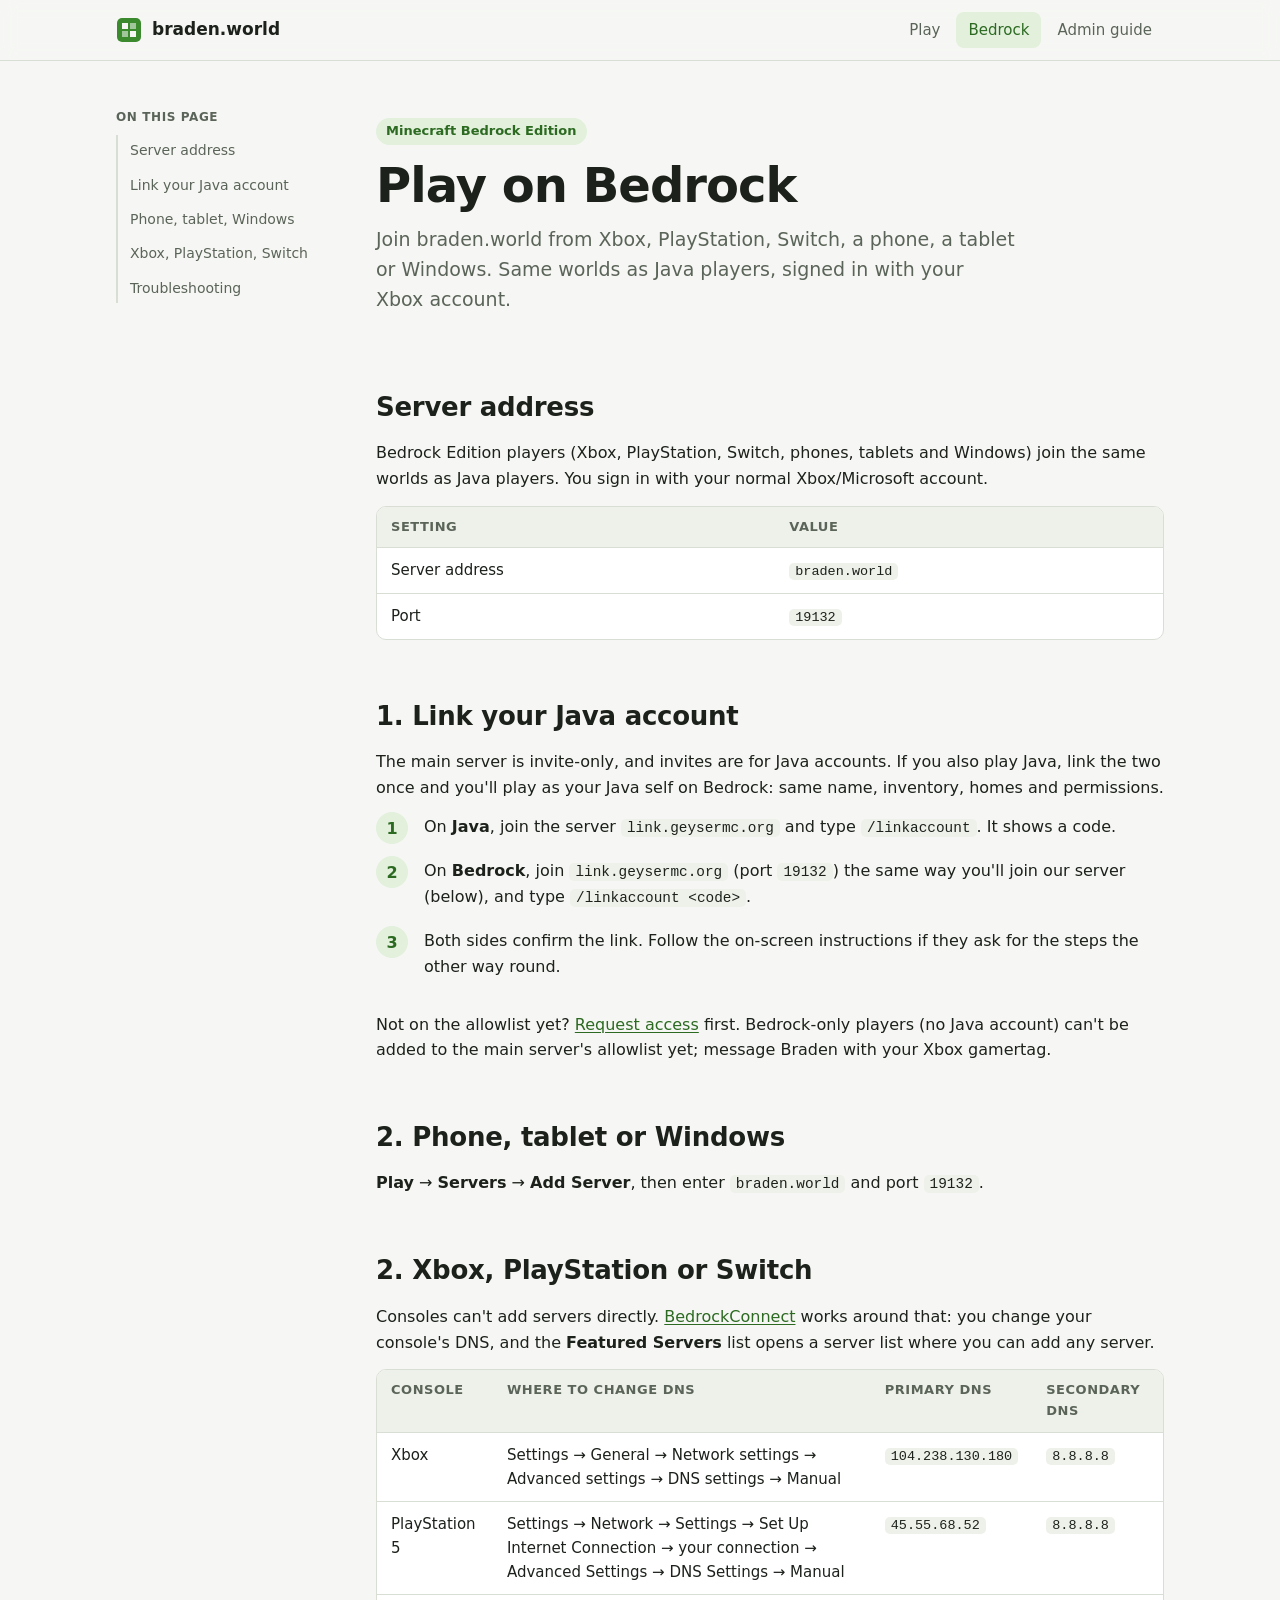
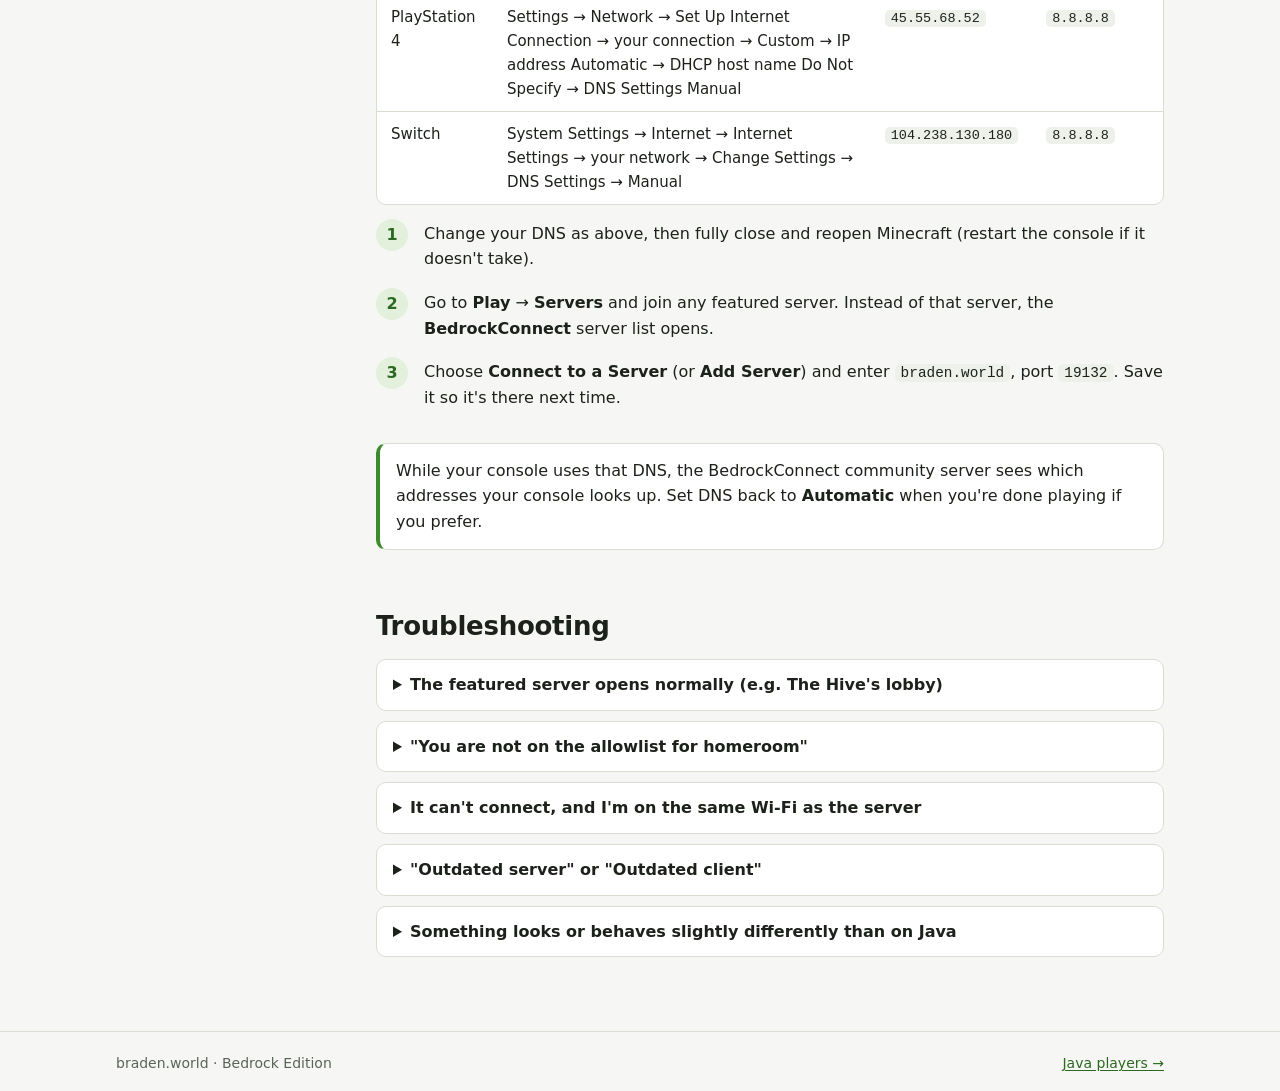
<file: bedrock.html>
<!doctype html>
<html lang="en">
<head>
  <meta charset="utf-8">
  <meta name="viewport" content="width=device-width, initial-scale=1">
  <title>Bedrock · braden.world</title>
  <meta name="description" content="Join braden.world from Bedrock Edition: Xbox, PlayStation, Switch, phones and Windows.">
  <link rel="icon" href="favicon.svg" type="image/svg+xml">
  <link rel="stylesheet" href="style.css">
</head>
<body>
  <header class="site-header">
    <div class="inner">
      <a class="brand" href="./">
        <svg width="26" height="26" viewBox="0 0 26 26" aria-hidden="true"><rect x="1" y="1" width="24" height="24" rx="5" fill="var(--accent)"/><rect x="6" y="6" width="6" height="6" fill="var(--bg)"/><rect x="14" y="6" width="6" height="6" fill="var(--bg)" opacity=".55"/><rect x="6" y="14" width="6" height="6" fill="var(--bg)" opacity=".55"/><rect x="14" y="14" width="6" height="6" fill="var(--bg)"/></svg>
        <span>braden.world</span>
      </a>
      <nav class="site-nav" aria-label="Pages">
        <a href="./">Play</a>
        <a href="bedrock.html" aria-current="page">Bedrock</a>
        <a href="admin.html">Admin guide</a>
      </nav>
    </div>
  </header>

  <div class="page with-toc">
    <aside class="toc">
      <p>On this page</p>
      <ol>
        <li><a href="#address">Server address</a></li>
        <li><a href="#linking">Link your Java account</a></li>
        <li><a href="#mobile">Phone, tablet, Windows</a></li>
        <li><a href="#consoles">Xbox, PlayStation, Switch</a></li>
        <li><a href="#troubleshooting">Troubleshooting</a></li>
      </ol>
    </aside>

    <main>
      <div class="hero">
        <span class="eyebrow">Minecraft Bedrock Edition</span>
        <h1>Play on Bedrock</h1>
        <p class="lead">Join braden.world from Xbox, PlayStation, Switch, a phone, a tablet or Windows. Same worlds as Java players, signed in with your Xbox account.</p>
      </div>

      <section id="address">
        <h2>Server address</h2>
        <p>Bedrock Edition players (Xbox, PlayStation, Switch, phones, tablets and Windows) join the same worlds as Java players. You sign in with your normal Xbox/Microsoft account.</p>
        <div class="table-wrap">
          <table>
            <thead><tr><th>Setting</th><th>Value</th></tr></thead>
            <tbody>
              <tr><td>Server address</td><td><code>braden.world</code></td></tr>
              <tr><td>Port</td><td><code>19132</code></td></tr>
            </tbody>
          </table>
        </div>

      </section>

      <section id="linking">
        <h2>1. Link your Java account</h2>

        <p>The main server is invite-only, and invites are for Java accounts. If you also play Java, link the two once and you'll play as your Java self on Bedrock: same name, inventory, homes and permissions.</p>
        <ol class="steps">
          <li>On <strong>Java</strong>, join the server <code>link.geysermc.org</code> and type <code>/linkaccount</code>. It shows a code.</li>
          <li>On <strong>Bedrock</strong>, join <code>link.geysermc.org</code> (port <code>19132</code>) the same way you'll join our server (below), and type <code>/linkaccount &lt;code&gt;</code>.</li>
          <li>Both sides confirm the link. Follow the on-screen instructions if they ask for the steps the other way round.</li>
        </ol>
        <p>Not on the allowlist yet? <a href="./#request">Request access</a> first. Bedrock-only players (no Java account) can't be added to the main server's allowlist yet; message Braden with your Xbox gamertag.</p>

      </section>

      <section id="mobile">
        <h2>2. Phone, tablet or Windows</h2>

        <p><strong>Play</strong> → <strong>Servers</strong> → <strong>Add Server</strong>, then enter <code>braden.world</code> and port <code>19132</code>.</p>

      </section>

      <section id="consoles">
        <h2>2. Xbox, PlayStation or Switch</h2>

        <p>Consoles can't add servers directly. <a href="https://github.com/Pugmatt/BedrockConnect" rel="noopener">BedrockConnect</a> works around that: you change your console's DNS, and the <strong>Featured Servers</strong> list opens a server list where you can add any server.</p>
        <div class="table-wrap">
          <table>
            <thead><tr><th>Console</th><th>Where to change DNS</th><th>Primary DNS</th><th>Secondary DNS</th></tr></thead>
            <tbody>
              <tr><td>Xbox</td><td>Settings → General → Network settings → Advanced settings → DNS settings → Manual</td><td><code>104.238.130.180</code></td><td><code>8.8.8.8</code></td></tr>
              <tr><td>PlayStation 5</td><td>Settings → Network → Settings → Set Up Internet Connection → your connection → Advanced Settings → DNS Settings → Manual</td><td><code>45.55.68.52</code></td><td><code>8.8.8.8</code></td></tr>
              <tr><td>PlayStation 4</td><td>Settings → Network → Set Up Internet Connection → your connection → Custom → IP address Automatic → DHCP host name Do Not Specify → DNS Settings Manual</td><td><code>45.55.68.52</code></td><td><code>8.8.8.8</code></td></tr>
              <tr><td>Switch</td><td>System Settings → Internet → Internet Settings → your network → Change Settings → DNS Settings → Manual</td><td><code>104.238.130.180</code></td><td><code>8.8.8.8</code></td></tr>
            </tbody>
          </table>
        </div>
        <ol class="steps">
          <li>Change your DNS as above, then fully close and reopen Minecraft (restart the console if it doesn't take).</li>
          <li>Go to <strong>Play</strong> → <strong>Servers</strong> and join any featured server. Instead of that server, the <strong>BedrockConnect</strong> server list opens.</li>
          <li>Choose <strong>Connect to a Server</strong> (or <strong>Add Server</strong>) and enter <code>braden.world</code>, port <code>19132</code>. Save it so it's there next time.</li>
        </ol>
        <div class="note">
          <p>While your console uses that DNS, the BedrockConnect community server sees which addresses your console looks up. Set DNS back to <strong>Automatic</strong> when you're done playing if you prefer.</p>
        </div>

      </section>

      <section id="troubleshooting">
        <h2>Troubleshooting</h2>

        <details>
          <summary>The featured server opens normally (e.g. The Hive's lobby)</summary>
          <p>The DNS change hasn't taken effect. Check it's set to Manual with the values above, then fully close Minecraft or restart the console.</p>
        </details>
        <details>
          <summary>"You are not on the allowlist for homeroom"</summary>
          <p>You joined as a Bedrock-only player. Link your Java account (step 1), or ask Braden.</p>
        </details>
        <details>
          <summary>It can't connect, and I'm on the same Wi-Fi as the server</summary>
          <p>Some home routers can't connect to their own public address from inside the network. Ask the host for the local address to use at home instead of <code>braden.world</code>.</p>
        </details>
        <details>
          <summary>"Outdated server" or "Outdated client"</summary>
          <p>Update Minecraft. If it still happens right after a Bedrock update, the server needs a moment to catch up; tell Braden.</p>
        </details>
        <details>
          <summary>Something looks or behaves slightly differently than on Java</summary>
          <p>Bedrock players connect through a translator (Geyser), and a few things don't translate perfectly. Report anything game-breaking.</p>
        </details>
      </section>

    </main>
  </div>

  <footer class="site-footer">
    <div class="inner">
      <span>braden.world · Bedrock Edition</span>
      <a href="./">Java players →</a>
    </div>
  </footer>
</body>
</html>
</file>
<file: style.css>
:root {
  --bg: #f6f7f4;
  --surface: #ffffff;
  --surface-2: #eef1ea;
  --text: #1c211b;
  --muted: #5b6458;
  --border: #d9ded4;
  --accent: #3c8a2e;
  --accent-strong: #2c6a21;
  --accent-soft: #e2f0dc;
  --on-accent: #ffffff;
  --warn-bg: #fff4dc;
  --warn-border: #e8c46a;
  --code-bg: #eef1ea;
  --shadow: 0 1px 2px rgba(20, 30, 15, 0.06), 0 4px 16px rgba(20, 30, 15, 0.05);
  --radius: 10px;
  --mono: ui-monospace, "SF Mono", "JetBrains Mono", Menlo, Consolas, monospace;
  --sans: "Inter", system-ui, -apple-system, "Segoe UI", Roboto, sans-serif;
}

@media (prefers-color-scheme: dark) {
  :root:not([data-theme="light"]) {
    --bg: #111410;
    --surface: #181c17;
    --surface-2: #20251e;
    --text: #e6eae2;
    --muted: #9ba597;
    --border: #2d342a;
    --accent: #6cc35a;
    --accent-strong: #8ad977;
    --accent-soft: #1f3019;
    --on-accent: #0d120b;
    --warn-bg: #2b2412;
    --warn-border: #7a6224;
    --code-bg: #20251e;
    --shadow: 0 1px 2px rgba(0, 0, 0, 0.3), 0 4px 16px rgba(0, 0, 0, 0.25);
  }
}

:root[data-theme="dark"] {
  --bg: #111410;
  --surface: #181c17;
  --surface-2: #20251e;
  --text: #e6eae2;
  --muted: #9ba597;
  --border: #2d342a;
  --accent: #6cc35a;
  --accent-strong: #8ad977;
  --accent-soft: #1f3019;
  --on-accent: #0d120b;
  --warn-bg: #2b2412;
  --warn-border: #7a6224;
  --code-bg: #20251e;
  --shadow: 0 1px 2px rgba(0, 0, 0, 0.3), 0 4px 16px rgba(0, 0, 0, 0.25);
}

* { box-sizing: border-box; }

html { scroll-behavior: smooth; scroll-padding-top: 76px; }

body {
  margin: 0;
  background: var(--bg);
  color: var(--text);
  font-family: var(--sans);
  font-size: 16px;
  line-height: 1.6;
  -webkit-font-smoothing: antialiased;
}

a { color: var(--accent-strong); text-underline-offset: 2px; }
a:hover { color: var(--accent); }

/* Header */
.site-header {
  position: sticky;
  top: 0;
  z-index: 10;
  background: color-mix(in srgb, var(--bg) 88%, transparent);
  backdrop-filter: blur(8px);
  border-bottom: 1px solid var(--border);
}
.site-header .inner {
  max-width: 1080px;
  margin: 0 auto;
  padding: 12px 16px;
  display: flex;
  align-items: center;
  gap: 16px;
}
.brand {
  display: flex;
  align-items: center;
  gap: 10px;
  font-weight: 700;
  font-size: 17px;
  color: var(--text);
  text-decoration: none;
}
.brand svg { flex: none; }
.site-nav { margin-left: auto; display: flex; gap: 4px; }
.site-nav a {
  padding: 6px 12px;
  border-radius: 8px;
  color: var(--muted);
  text-decoration: none;
  font-weight: 500;
  font-size: 15px;
}
.site-nav a:hover { background: var(--surface-2); color: var(--text); }
.site-nav a[aria-current="page"] { background: var(--accent-soft); color: var(--accent-strong); }

/* Layout */
.page {
  max-width: 1080px;
  margin: 0 auto;
  padding: 0 16px 64px;
}
.with-toc { display: grid; grid-template-columns: 220px minmax(0, 1fr); gap: 40px; }
.toc {
  position: sticky;
  top: 76px;
  align-self: start;
  padding-top: 32px;
  font-size: 14px;
}
.toc p { margin: 0 0 8px; font-weight: 600; color: var(--muted); text-transform: uppercase; letter-spacing: 0.05em; font-size: 12px; }
.toc ol { list-style: none; margin: 0; padding: 0; border-left: 2px solid var(--border); }
.toc a { display: block; padding: 4px 0 4px 12px; margin-left: -2px; border-left: 2px solid transparent; color: var(--muted); text-decoration: none; }
.toc a:hover { color: var(--text); border-left-color: var(--accent); }
main { min-width: 0; }

@media (max-width: 860px) {
  .with-toc { grid-template-columns: 1fr; gap: 0; }
  .toc { display: none; }
}

/* Hero */
.hero {
  padding: 56px 0 32px;
}
.hero .eyebrow {
  display: inline-block;
  font-size: 13px;
  font-weight: 600;
  color: var(--accent-strong);
  background: var(--accent-soft);
  padding: 3px 10px;
  border-radius: 999px;
}
.hero h1 { font-size: clamp(32px, 6vw, 48px); line-height: 1.1; margin: 14px 0 12px; letter-spacing: -0.02em; }
.hero p.lead { font-size: 19px; color: var(--muted); max-width: 640px; margin: 0; }

.address {
  margin-top: 28px;
  display: inline-flex;
  align-items: center;
  gap: 12px;
  background: var(--surface);
  border: 1px solid var(--border);
  border-radius: var(--radius);
  padding: 10px 10px 10px 18px;
  box-shadow: var(--shadow);
  max-width: 100%;
}
.address code { font-size: 22px; font-weight: 600; background: none; padding: 0; overflow-wrap: anywhere; }
.copy-btn {
  font: inherit;
  font-size: 14px;
  font-weight: 600;
  border: 0;
  border-radius: 8px;
  padding: 8px 14px;
  background: var(--accent);
  color: var(--on-accent);
  cursor: pointer;
}
.copy-btn:hover { background: var(--accent-strong); }

/* Sections */
section { padding-top: 40px; }
h2 { font-size: 26px; letter-spacing: -0.01em; margin: 0 0 12px; }
h3 { font-size: 18px; margin: 28px 0 8px; }
p { margin: 0 0 14px; }
ul, ol { padding-left: 22px; margin: 0 0 14px; }
li { margin: 4px 0; }

code, kbd {
  font-family: var(--mono);
  font-size: 0.9em;
  background: var(--code-bg);
  padding: 1px 6px;
  border-radius: 5px;
}
pre {
  background: var(--code-bg);
  border: 1px solid var(--border);
  border-radius: var(--radius);
  padding: 14px 16px;
  overflow-x: auto;
  font-size: 14px;
  line-height: 1.55;
  margin: 0 0 16px;
}
pre code { background: none; padding: 0; font-size: inherit; }
pre .c { color: var(--muted); }

/* Cards */
.cards { display: grid; grid-template-columns: repeat(auto-fit, minmax(230px, 1fr)); gap: 14px; margin: 8px 0 16px; }
.card {
  background: var(--surface);
  border: 1px solid var(--border);
  border-radius: var(--radius);
  padding: 18px;
  box-shadow: var(--shadow);
}
.card h3 { margin: 0 0 6px; font-size: 16px; }
.card p { margin: 0; color: var(--muted); font-size: 15px; }
.card .icon { width: 30px; height: 30px; color: var(--accent); margin-bottom: 10px; }

/* Steps */
.steps { counter-reset: step; list-style: none; padding: 0; }
.steps > li {
  counter-increment: step;
  position: relative;
  padding: 0 0 18px 48px;
  margin: 0;
}
.steps > li::before {
  content: counter(step);
  position: absolute;
  left: 0;
  top: -2px;
  width: 32px;
  height: 32px;
  border-radius: 50%;
  background: var(--accent-soft);
  color: var(--accent-strong);
  font-weight: 700;
  display: grid;
  place-items: center;
}

/* Tables */
.table-wrap { overflow-x: auto; margin: 0 0 16px; border: 1px solid var(--border); border-radius: var(--radius); background: var(--surface); }
table { border-collapse: collapse; width: 100%; font-size: 15px; }
th, td { text-align: left; padding: 10px 14px; border-bottom: 1px solid var(--border); vertical-align: top; }
th { background: var(--surface-2); font-weight: 600; font-size: 13px; text-transform: uppercase; letter-spacing: 0.04em; color: var(--muted); }
tr:last-child td { border-bottom: 0; }
td code { white-space: nowrap; }

/* Callouts */
.note, .warn {
  border-radius: var(--radius);
  padding: 14px 16px;
  margin: 0 0 16px;
  border: 1px solid var(--border);
  background: var(--surface);
}
.note { border-left: 4px solid var(--accent); }
.warn { background: var(--warn-bg); border-color: var(--warn-border); border-left: 4px solid var(--warn-border); }
.note p:last-child, .warn p:last-child { margin: 0; }

/* FAQ */
details {
  background: var(--surface);
  border: 1px solid var(--border);
  border-radius: var(--radius);
  padding: 12px 16px;
  margin: 0 0 10px;
}
summary { cursor: pointer; font-weight: 600; }
details[open] summary { margin-bottom: 8px; }
details p:last-child { margin: 0; }

/* Diagram */
.diagram { background: var(--surface); border: 1px solid var(--border); border-radius: var(--radius); padding: 16px; margin: 0 0 16px; overflow-x: auto; }
.diagram svg { display: block; width: 100%; min-width: 640px; height: auto; }
.diagram .box { fill: var(--surface-2); stroke: var(--border); }
.diagram .box-accent { fill: var(--accent-soft); stroke: var(--accent); }
.diagram .label { fill: var(--text); font: 600 13px var(--sans); }
.diagram .sub { fill: var(--muted); font: 12px var(--sans); }
.diagram .line { stroke: var(--muted); stroke-width: 1.5; fill: none; }
.diagram .group { fill: none; stroke: var(--border); stroke-dasharray: 5 4; }
.diagram .group-label { fill: var(--muted); font: 600 11px var(--sans); text-transform: uppercase; letter-spacing: 0.06em; }

/* Request access */
.btn {
  font: inherit;
  font-size: 15px;
  font-weight: 600;
  border: 0;
  border-radius: 8px;
  padding: 10px 16px;
  background: var(--accent);
  color: var(--on-accent);
  cursor: pointer;
  white-space: nowrap;
}
.btn:hover { background: var(--accent-strong); }
.btn:disabled { opacity: 0.6; cursor: progress; }
.request-form { margin: 0 0 14px; }
.request-form label { display: block; font-weight: 600; margin-bottom: 6px; }
.field-row { display: flex; gap: 8px; max-width: 460px; }
.field-row input, .request-message textarea {
  flex: 1;
  min-width: 0;
  font: inherit;
  font-size: 16px;
  color: var(--text);
  background: var(--surface);
  border: 1px solid var(--border);
  border-radius: 8px;
  padding: 10px 12px;
}
.field-row input:focus, .request-message textarea:focus { outline: 2px solid var(--accent); outline-offset: 1px; }
.field-hint { font-size: 14px; color: var(--muted); margin: 8px 0 0; }
.field-hint.error { color: #c0392b; }
:root[data-theme="dark"] .field-hint.error { color: #ff8a7a; }
@media (prefers-color-scheme: dark) { :root:not([data-theme="light"]) .field-hint.error { color: #ff8a7a; } }
.player-card {
  display: flex;
  align-items: center;
  flex-wrap: wrap;
  gap: 14px;
  background: var(--surface);
  border: 1px solid var(--border);
  border-radius: var(--radius);
  padding: 14px;
  box-shadow: var(--shadow);
  margin: 0 0 14px;
  max-width: 620px;
}
.player-card[hidden], .request-message[hidden] { display: none; }
.player-card img { border-radius: 6px; image-rendering: pixelated; background: var(--surface-2); }
.player-info { display: flex; flex-direction: column; gap: 2px; min-width: 0; flex: 1; }
.player-info strong { font-size: 18px; }
.player-info code { font-size: 12px; overflow-wrap: anywhere; background: none; padding: 0; color: var(--muted); }
.request-message { max-width: 620px; margin: 0 0 14px; }
.request-message textarea { width: 100%; resize: vertical; font-family: var(--mono); font-size: 13px; margin-top: 6px; }

/* Footer */
.site-footer { border-top: 1px solid var(--border); color: var(--muted); font-size: 14px; }
.site-footer .inner { max-width: 1080px; margin: 0 auto; padding: 20px 16px; display: flex; flex-wrap: wrap; gap: 8px 20px; justify-content: space-between; }

@media (max-width: 520px) {
  .site-nav a { padding: 6px 8px; }
  .brand span { display: none; }
  .address code { font-size: 18px; }
}
</file>
